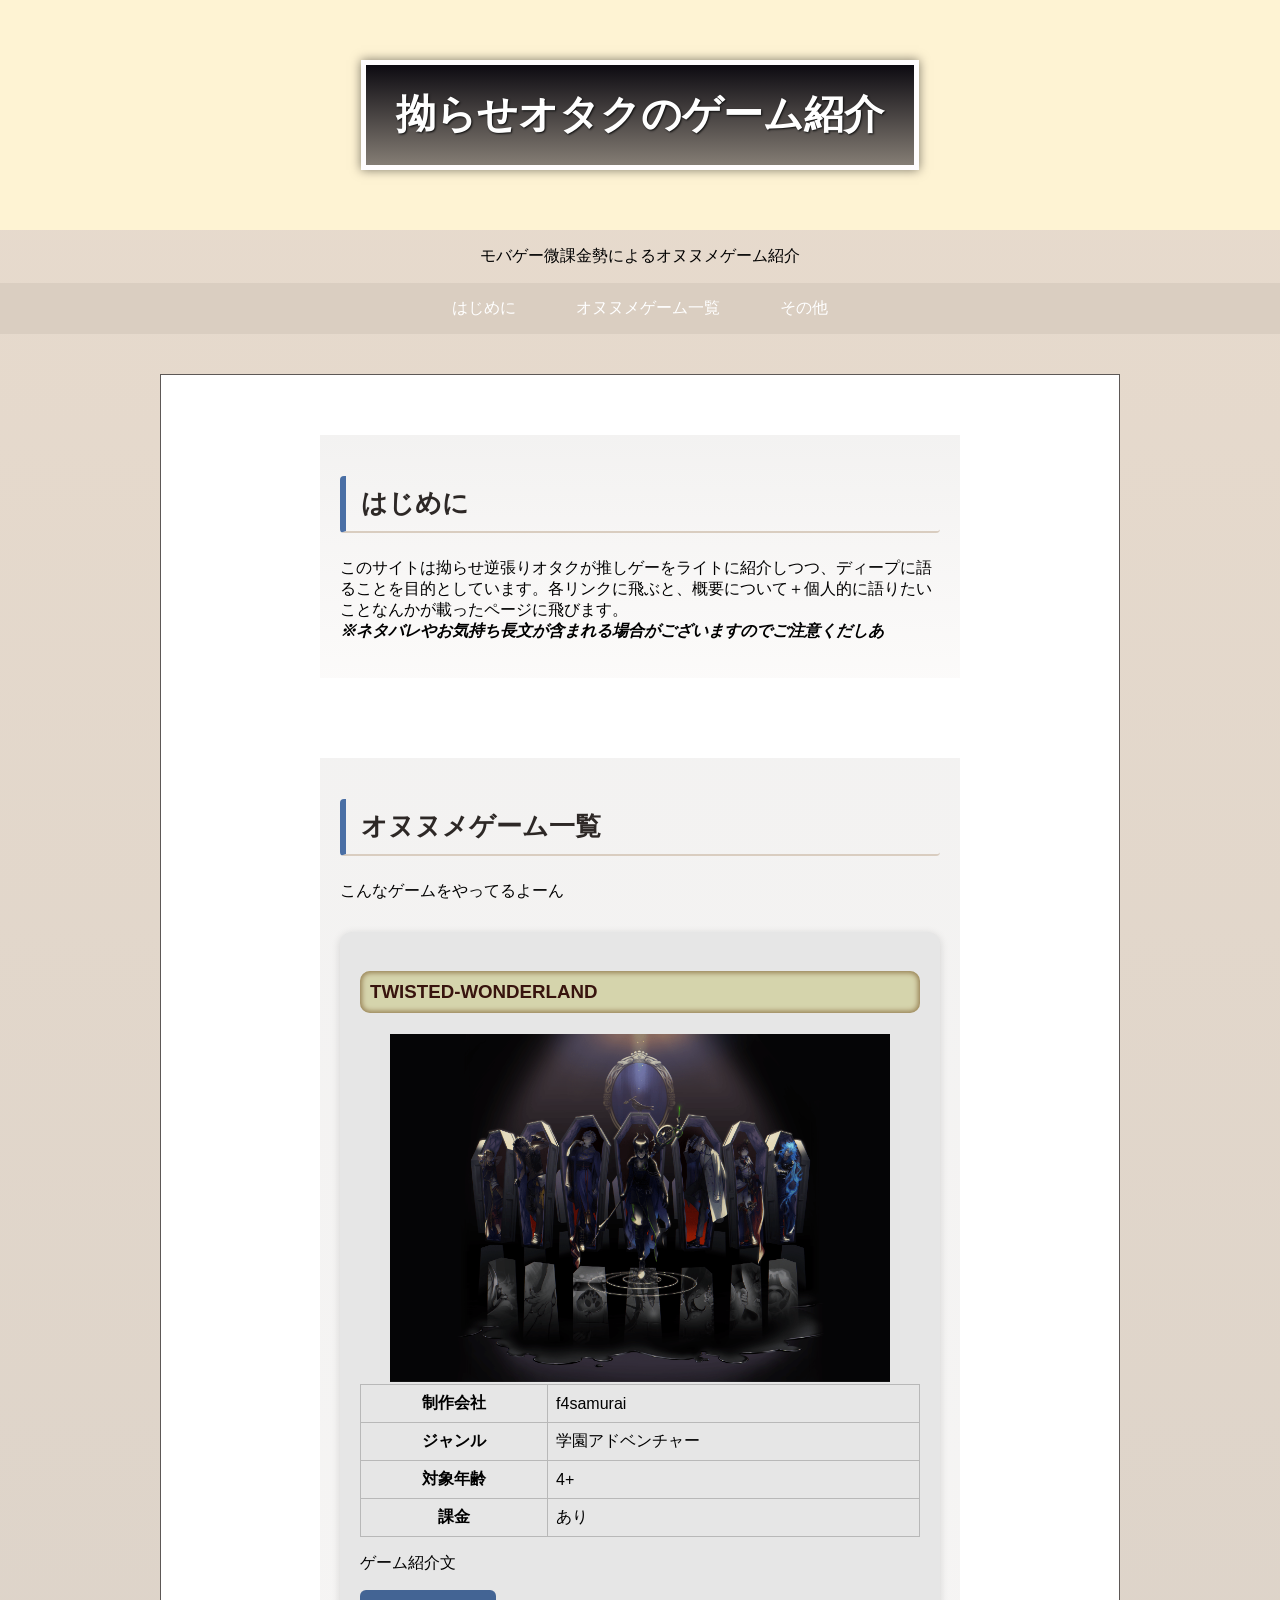
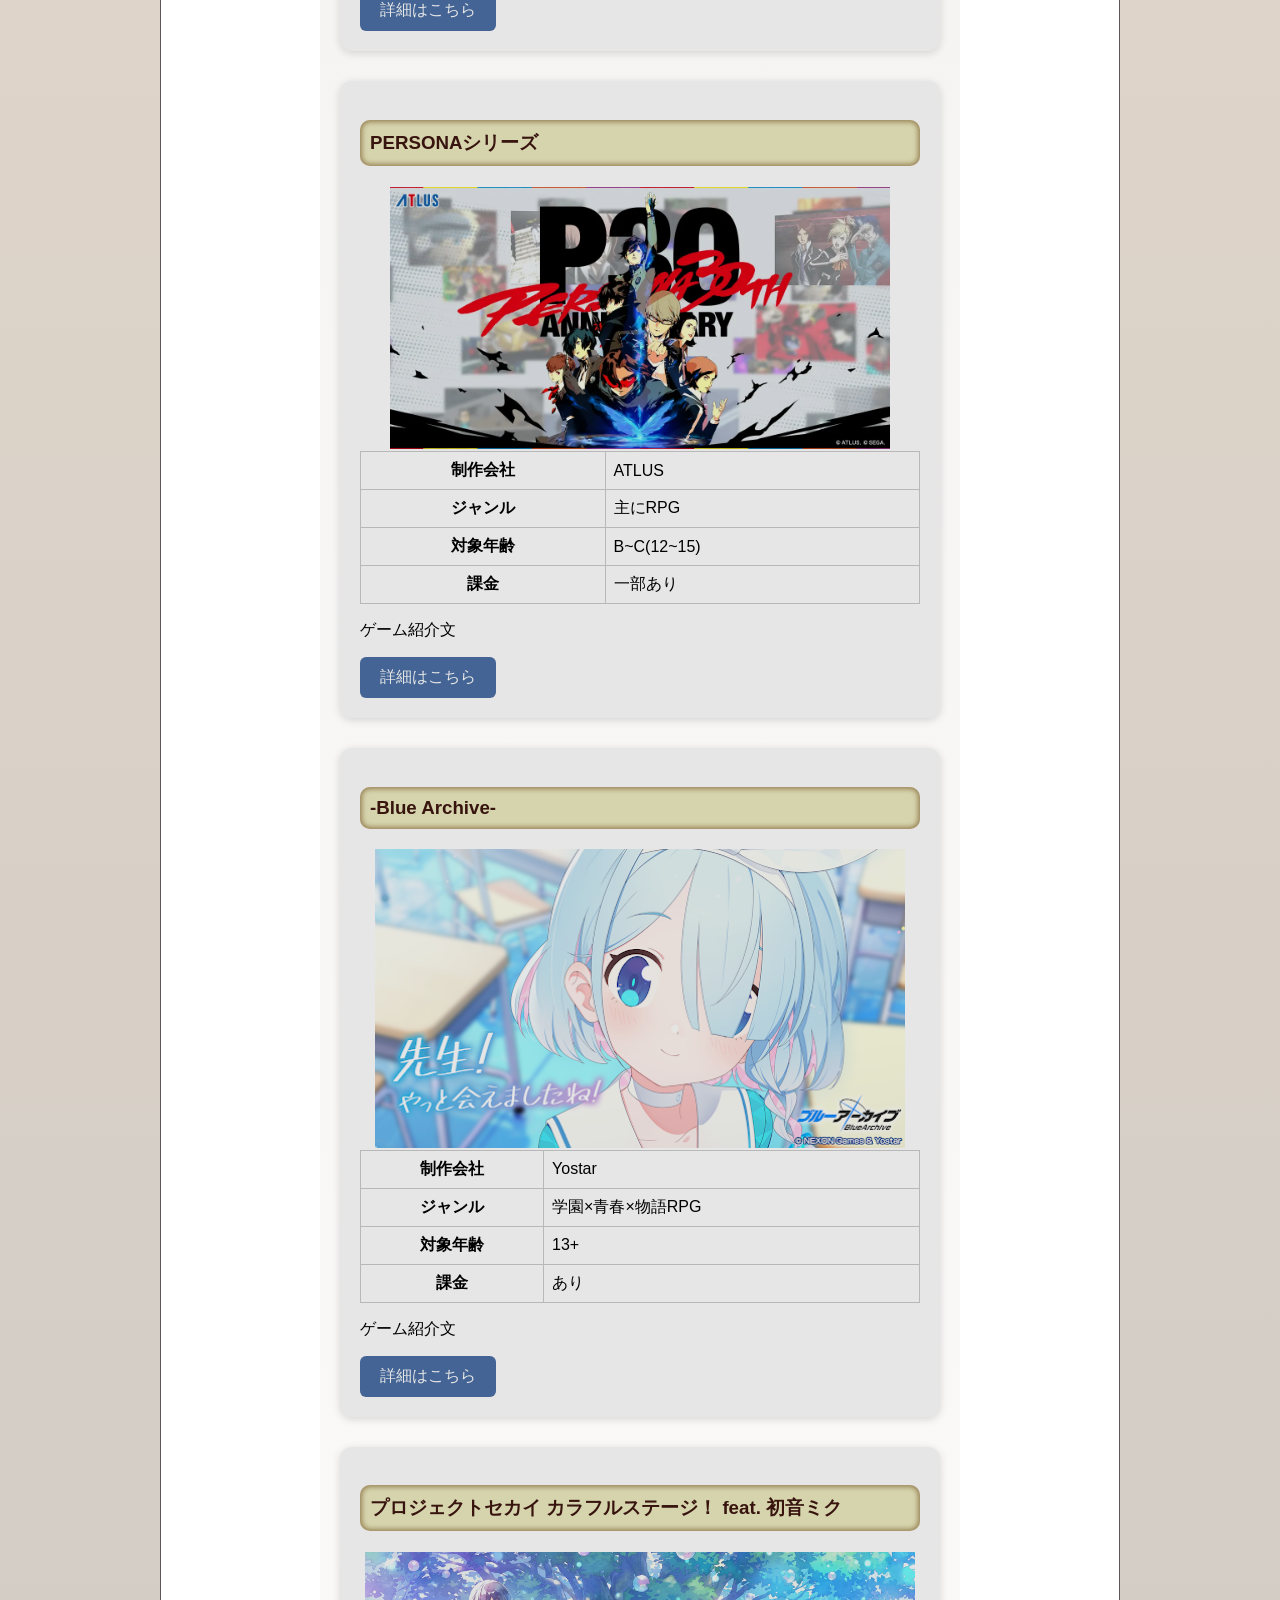
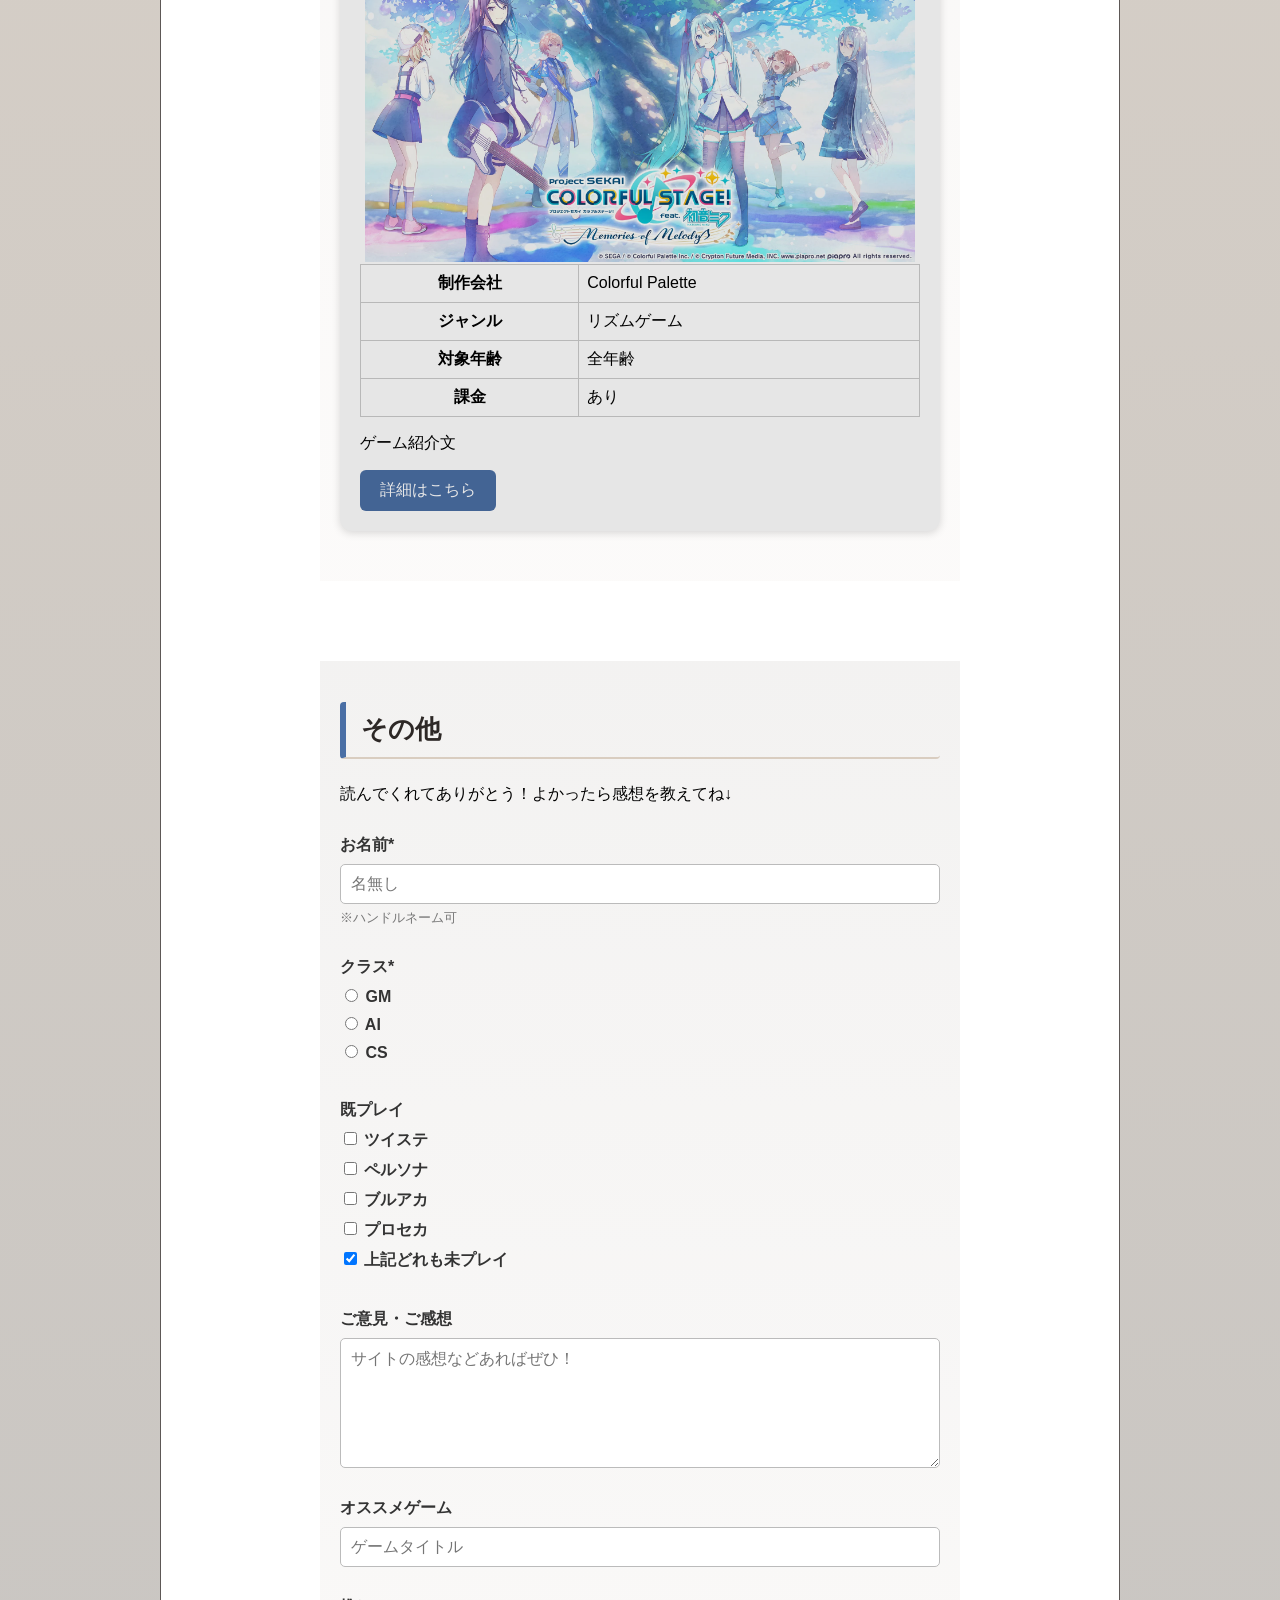
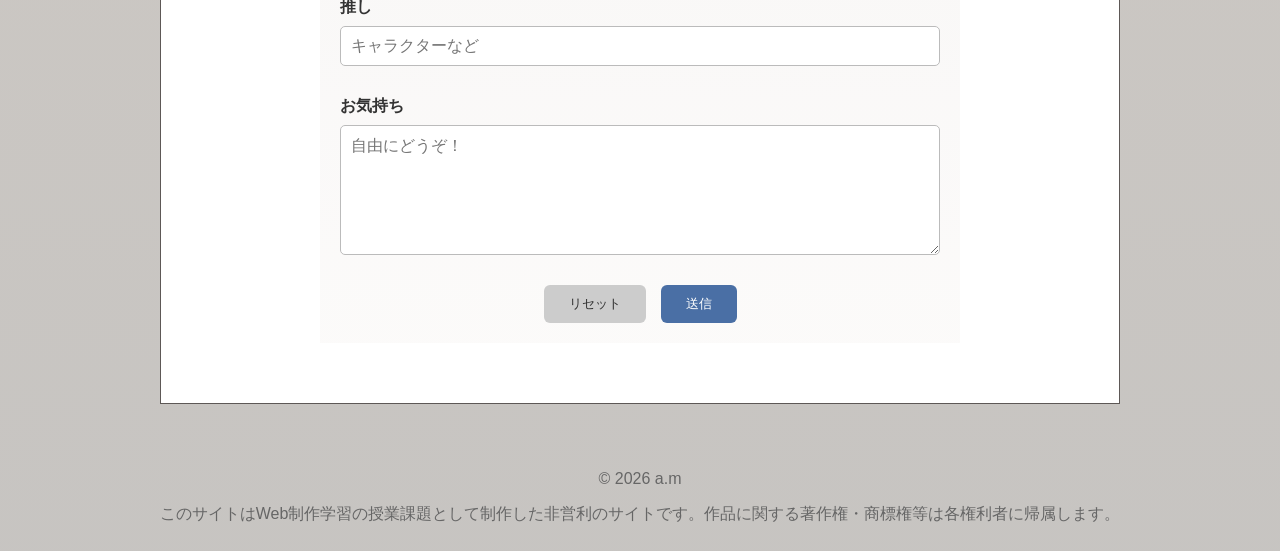
<file: index.html>
<!DOCTYPE html>
<html lang="ja">
<head>
  <meta charset="UTF-8">
  <title>My Profile</title>
  <link rel="stylesheet" href="css\style.css">
</head>
<body>

  <header>
    <h1>拗らせオタクのゲーム紹介</h1>
  </header>
   <div class="subtitle">
    <p>モバゲー微課金勢によるオヌヌメゲーム紹介</p>
  </div>
  <nav>
  <ul>
    <li><a href="#intro">はじめに</a></li>
    <li><a href="#games">オヌヌメゲーム一覧</a></li>
    <li><a href="#other">その他</a></li>
  </ul>
</nav>

<main id="contents">

  <section  id="intro" class="intro">
    <h2 class="h">はじめに</h2>
    <p>このサイトは拗らせ逆張りオタクが推しゲーをライトに紹介しつつ、ディープに語ることを目的としています。各リンクに飛ぶと、概要について＋個人的に語りたいことなんかが載ったページに飛びます。<br>
      <strong><em>※ネタバレやお気持ち長文が含まれる場合がございますのでご注意くだしあ</strong></p>
  </em></section>

  <section id="games" class="game-list">
   <h2 class="h">オヌヌメゲーム一覧</h2>
    <p>こんなゲームをやってるよーん</p>

    <div class="game-container">
 
  <article class="game-card" id="game1">
      <h3 class="h-sub">TWISTED-WONDERLAND</h3>
      <img src="img\twst-keyvisual.png" width="500" height="320"alt="TWISTED-WONDERLAND">
      <table>
        <tr>
         <th>制作会社</th>
        <td>f4samurai</td>
        </tr>
        <tr>
         <th>ジャンル</th>
         <td>学園アドベンチャー</td>
       </tr>
       <tr>
         <th>対象年齢</th>
         <td>4+</td>
       </tr>
       <tr>
         <th>課金</th>
         <td>あり</td>
       </tr>
      </table>
      <p>ゲーム紹介文</p>
      <a href="twst.html">
        詳細はこちら
      </a>

  </article>

  <article class="game-card" id="game2">
      <h3 class="h-sub">PERSONAシリーズ</h3>
      <img src="img\persona-keyvisual.webp" width="500" height="320" alt="PERSONA">
      <table>
        <tr>
         <th>制作会社</th>
        <td>ATLUS</td>
        </tr>
        <tr>
         <th>ジャンル</th>
         <td>主にRPG</td>
       </tr>
       <tr>
         <th>対象年齢</th>
         <td>B~C(12~15)</td>
       </tr>
       <tr>
         <th>課金</th>
         <td>一部あり</td>
       </tr>
      </table>
      <p>ゲーム紹介文</p>
      <a href="persona.html">
        詳細はこちら
      </a>

  </article>

  <article class="game-card" id="game3">
      <h3 class="h-sub">-Blue Archive-</h3>
      <img src="img\blue-keyvisu.webp" width="530" height="320"alt="BlueArchive">
     <table>
        <tr>
         <th>制作会社</th>
        <td>Yostar</td>
        </tr>
        <tr>
         <th>ジャンル</th>
         <td>学園×青春×物語RPG</td>
       </tr>
       <tr>
         <th>対象年齢</th>
         <td>13+</td>
       </tr>
       <tr>
         <th>課金</th>
         <td>あり</td>
       </tr>
      </table>
      <p>ゲーム紹介文</p>
      <a href="syazai.html">
        詳細はこちら
      </a>

  </article>

  <article class="game-card" id="game4">
      <h3 class="h-sub">プロジェクトセカイ カラフルステージ！ feat. 初音ミク</h3>
      <img src="img\projectSEKAI-keyvisu.webp"width="550" height="320" alt="ゲーム4">
     <table>
        <tr>
         <th>制作会社</th>
        <td>Colorful Palette</td>
        </tr>
        <tr>
         <th>ジャンル</th>
         <td>リズムゲーム</td>
       </tr>
       <tr>
         <th>対象年齢</th>
         <td>全年齢</td>
       </tr>
       <tr>
         <th>課金</th>
         <td>あり</td>
       </tr>
      </table>
      <p>ゲーム紹介文</p>
      <a href="syazai.html">
        詳細はこちら
      </a>
  </article>

    </div>

  </section>



<section id="other" class="other">
    <h2 class="h">その他</h2>
    <p>読んでくれてありがとう！よかったら感想を教えてね↓</p>

    <form id="comment-form">

        <div class="form-group">
            <label for="name">お名前*</label>
            <input type="text" id="name" name="name" required placeholder="名無し">
            <small>※ハンドルネーム可</small>
        </div>

        <div class="form-group">
            <label>クラス*</label>

            <label>
                <input type="radio" name="class" value="GM" required>
                GM
            </label>

            <label>
                <input type="radio" name="class" value="AI">
                AI
            </label>

            <label>
                <input type="radio" name="class" value="CS">
                CS
            </label>
        </div>

        <div class="form-group">
            <label>既プレイ</label>

            <label>
                <input type="checkbox" class="game-check" id="game1"
                       name="playedGames" value="TWISTED-WONDERLAND">
                ツイステ
            </label>

            <label>
                <input type="checkbox" class="game-check" id="game2"
                       name="playedGames" value="PERSONAシリーズ">
                ペルソナ
            </label>

            <label>
                <input type="checkbox" class="game-check" id="game3"
                       name="playedGames" value="BlueArchive">
                ブルアカ
            </label>

            <label>
                <input type="checkbox" class="game-check" id="game4"
                       name="playedGames" value="プロジェクトセカイ">
                プロセカ
            </label>

            <label>
                <input type="checkbox" id="none"
                       name="playedGames" value="未プレイ" checked>
                上記どれも未プレイ
            </label>
        </div>

        <div class="form-group">
            <label for="message">ご意見・ご感想</label>
            <textarea id="message" name="message" rows="6"
                      placeholder="サイトの感想などあればぜひ！"></textarea>
        </div>

        <div class="form-group">
            <label for="osigame">オススメゲーム</label>
            <input type="text" id="osigame"
                   name="recommended_game"
                   placeholder="ゲームタイトル">
        </div>

        <div class="form-group">
            <label for="osi1">推し</label>
            <input type="text" id="osi1"
                   name="favorite_character"
                   placeholder="キャラクターなど">
        </div>

        <div class="form-group">
            <label for="okimochi">お気持ち</label>
            <textarea id="okimochi" name="feelings" rows="6"
                      placeholder="自由にどうぞ！"></textarea>
        </div>

        <div class="form-buttons">
            <input type="reset" value="リセット">
            <button type="submit">送信</button>
        </div>

    </form>

    <!-- 送信後に表示するメッセージ -->
    <p id="thanks-message">
        Thank you for your response!
    </p>

</section>

</main>

  <footer>
    <p>© 2026 a.m</p>
    <p>このサイトはWeb制作学習の授業課題として制作した非営利のサイトです。作品に関する著作権・商標権等は各権利者に帰属します。</p>
  </footer>
<script src="js\script.js"></script>
</body>
</html>
</file>
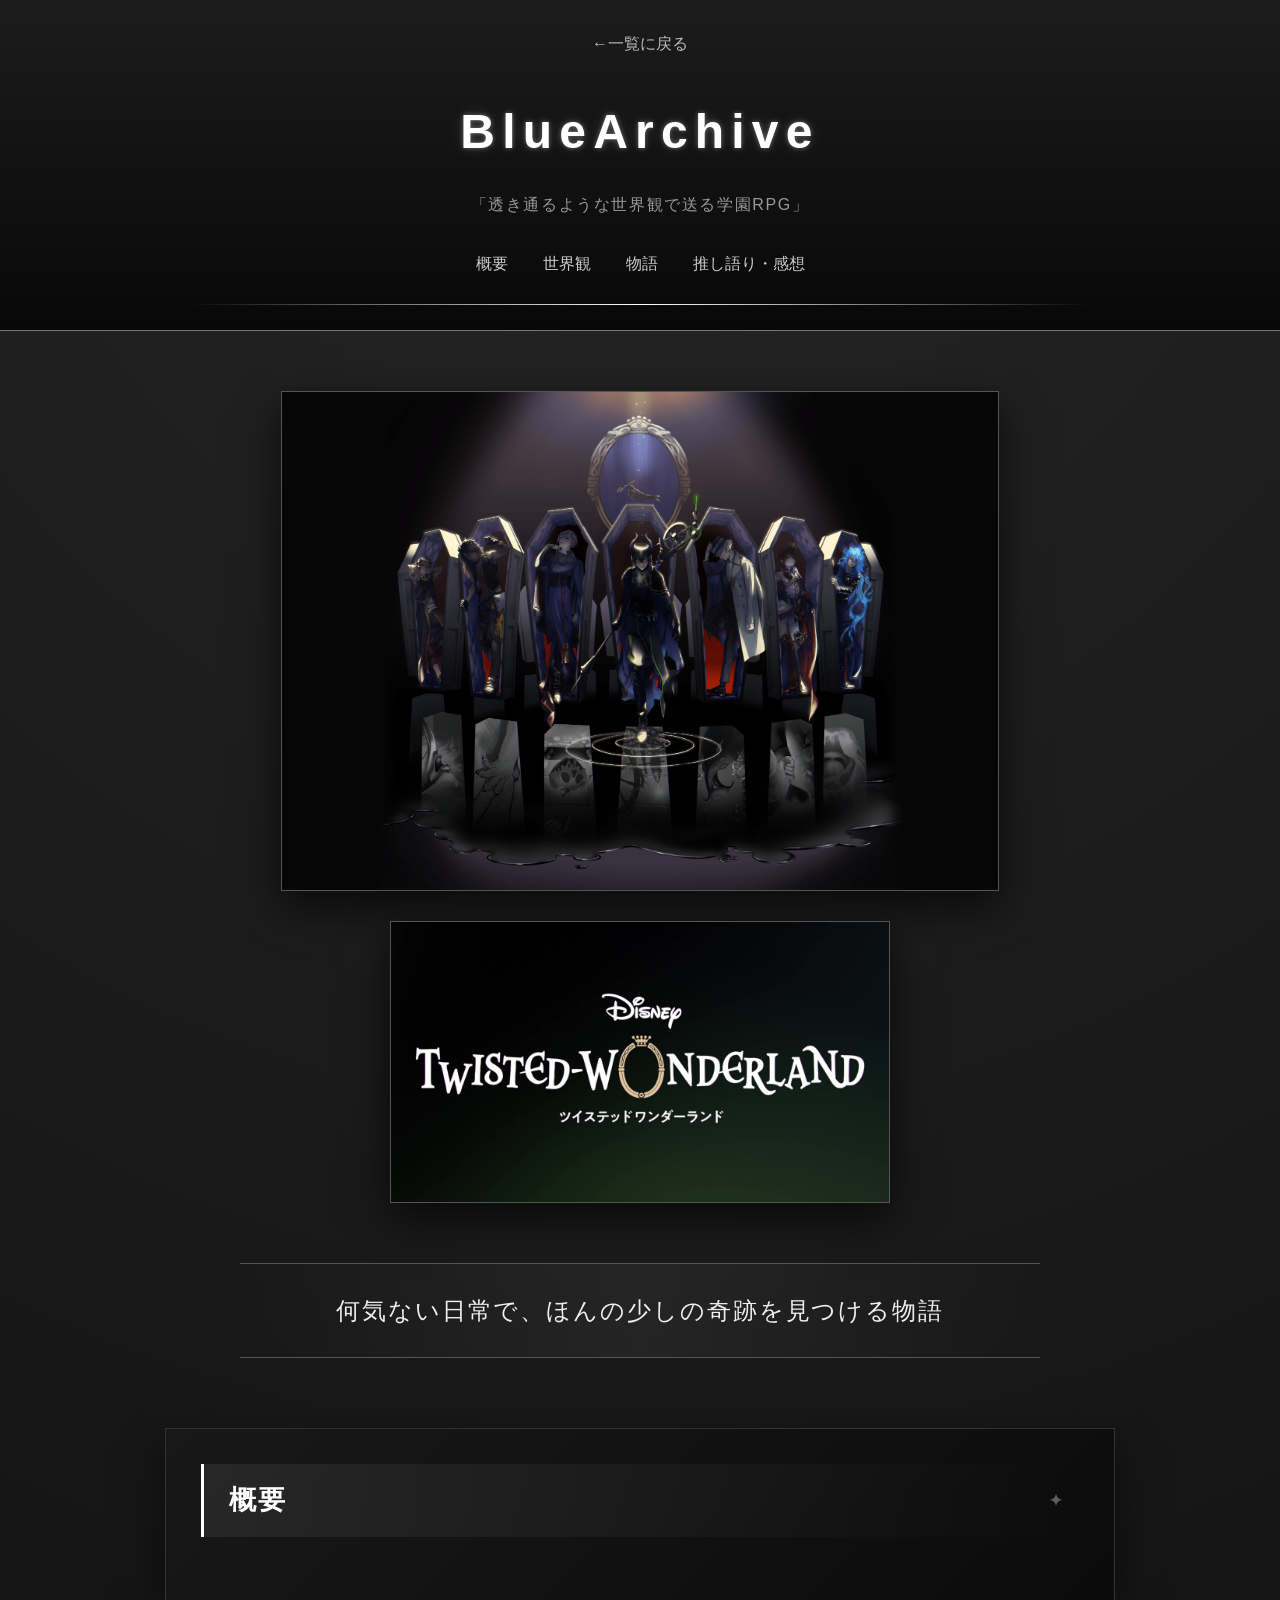
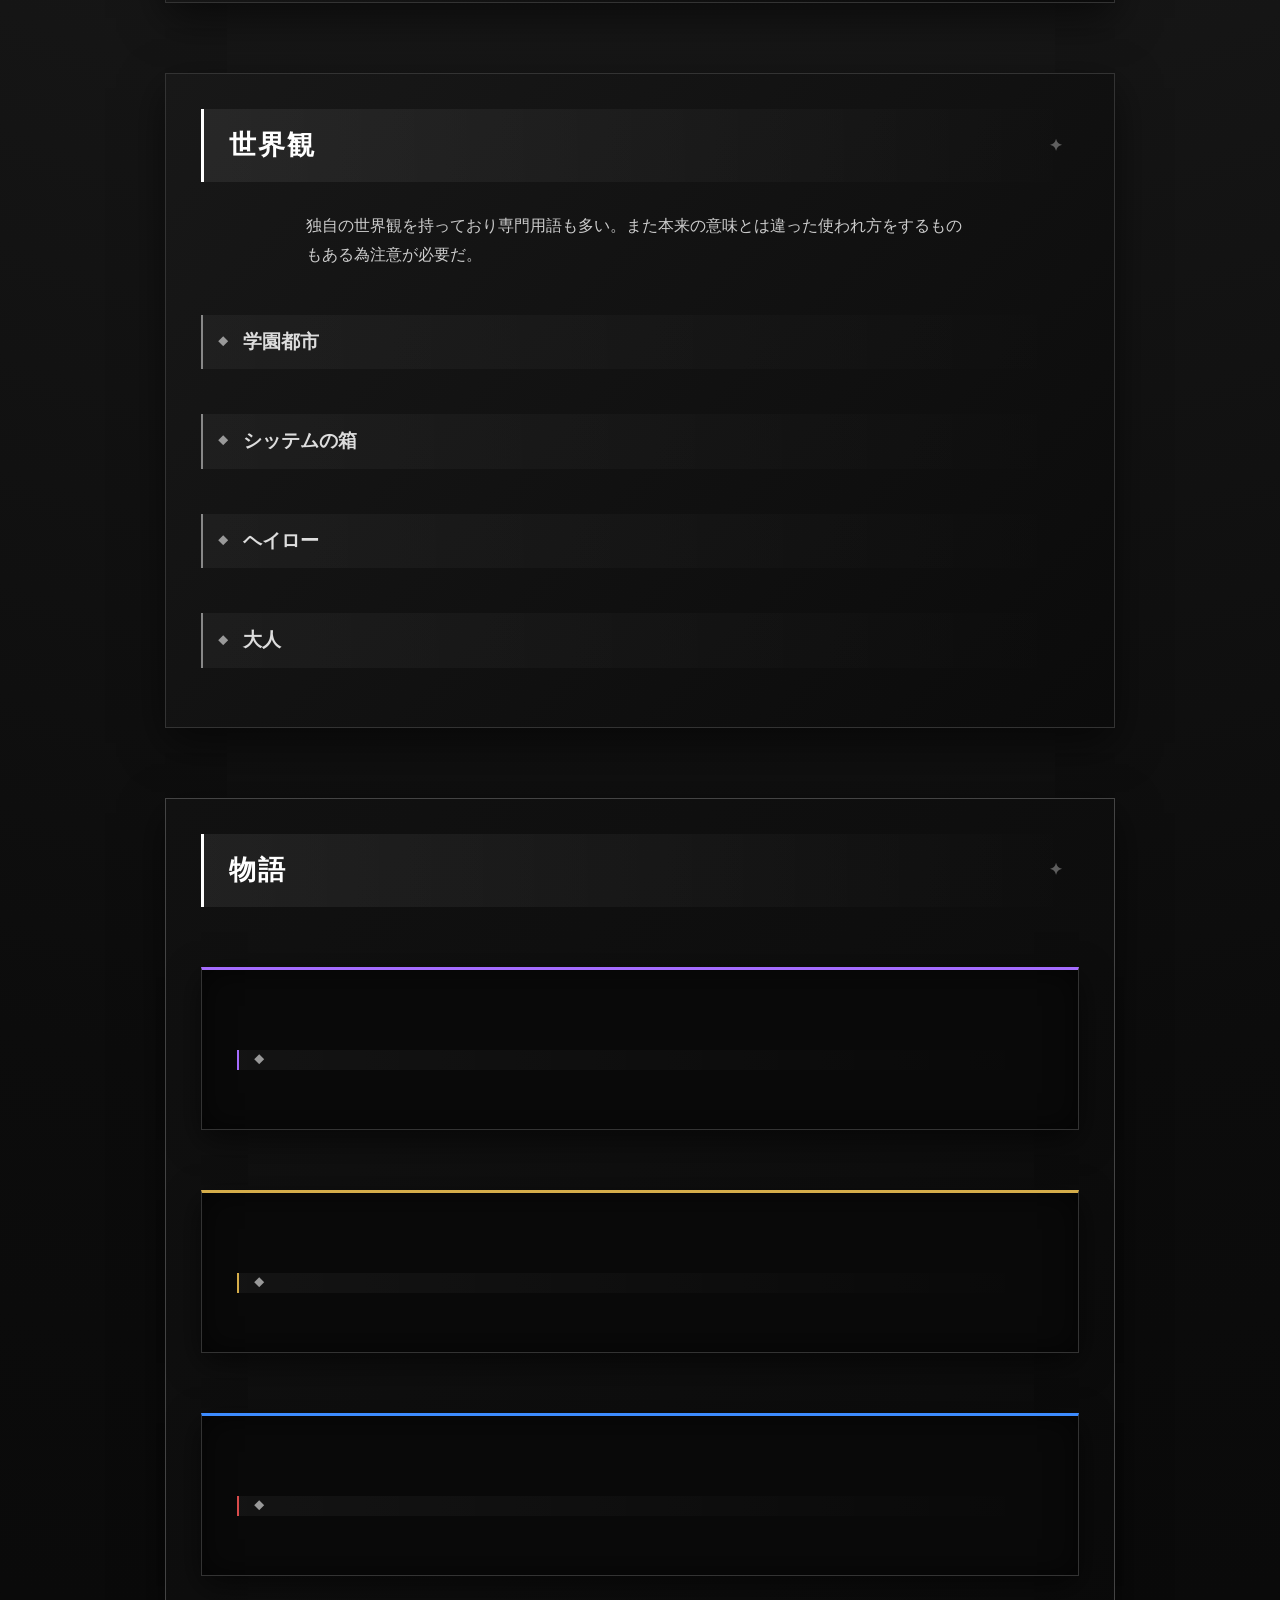
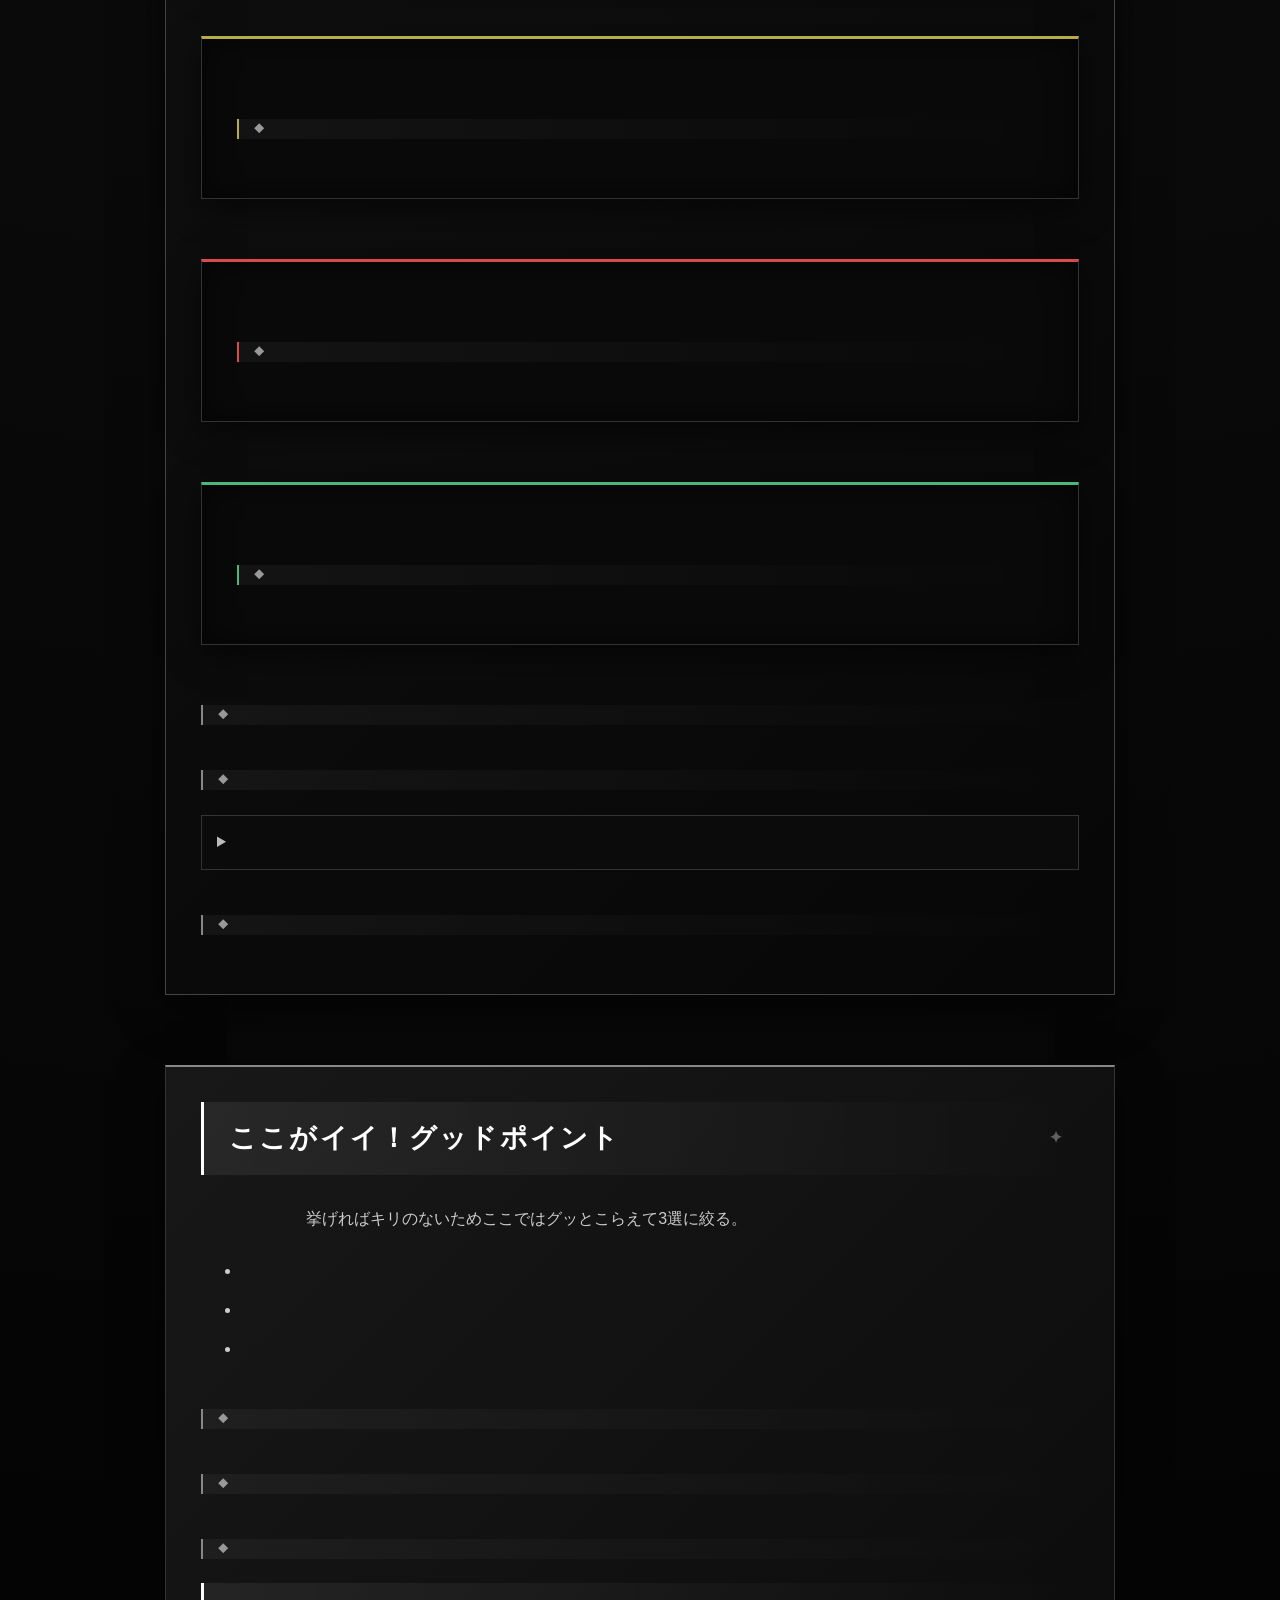
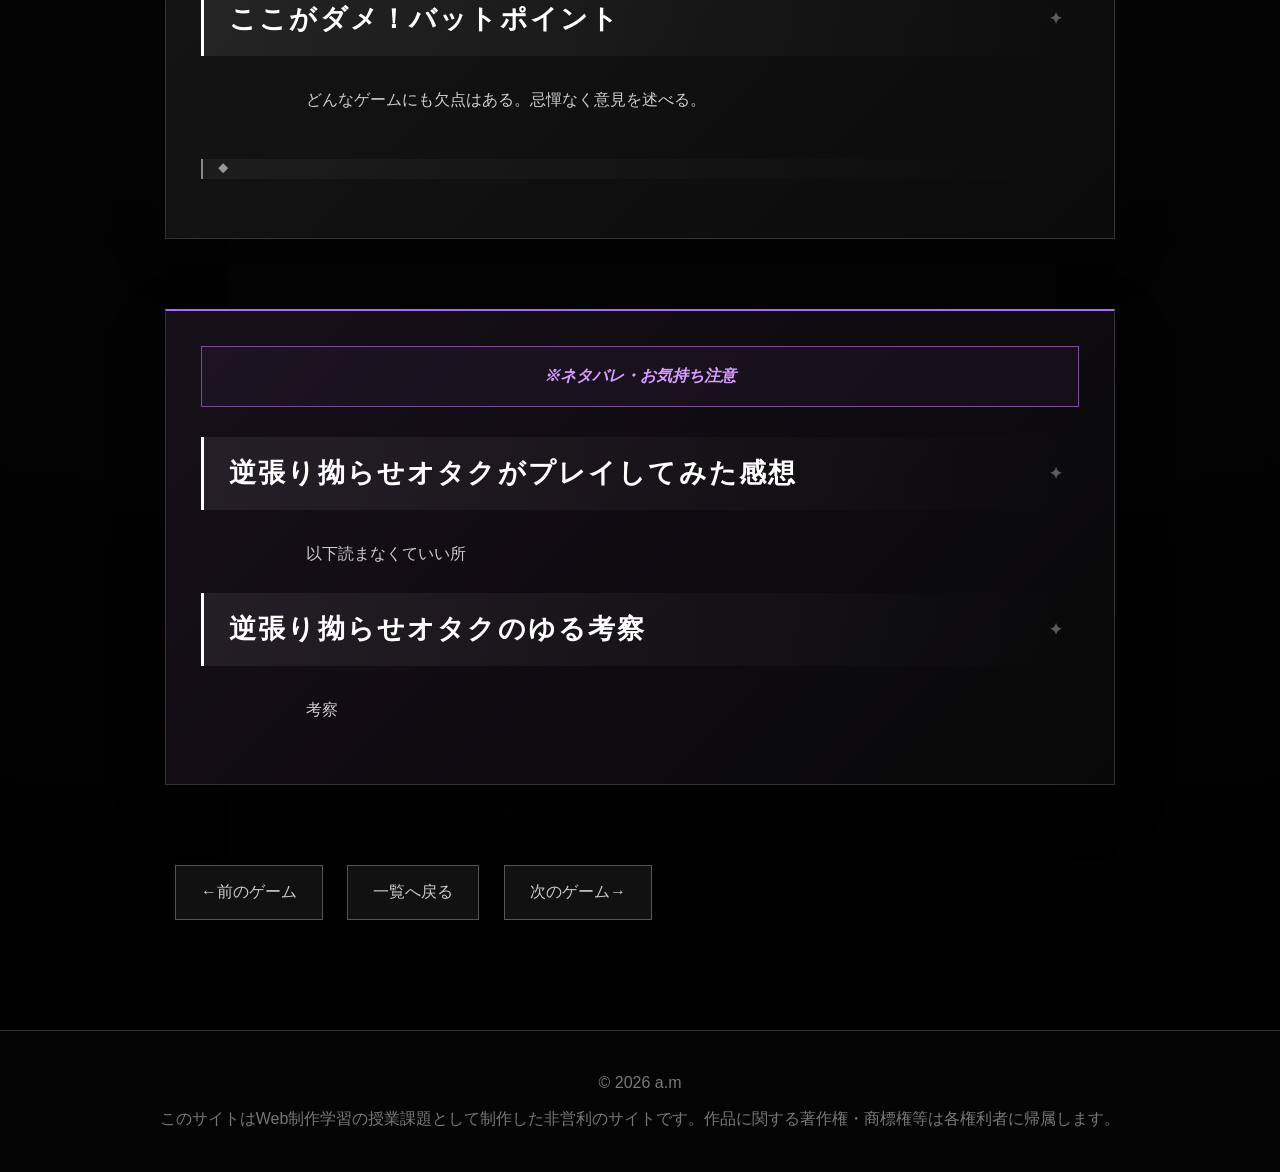
<file: blac.html>
<!DOCTYPE html>
<html lang="ja">
<head>
  <meta charset="UTF-8">
  <title>My Profile</title>
  <link rel="stylesheet" href="css\persona.css">
</head>
<body>

  <header>
    <a href="index.html">
        ←一覧に戻る
    </a>

    <h1>BlueArchive</h1>

    <p>「透き通るような世界観で送る学園RPG」</p>

  <nav>
  <ul>
    <li><a href="#overview">概要</a></li>
    <li><a href="#setting">世界観</a></li>
    <li><a href="#story">物語</a></li>
    <li><a href="#pointo">推し語り・感想</a></li>
  </ul>
</nav>
  </header>
   

<main>
<img src="img\twst-keyvisual.png" alt="TWISTED-WONDERLAND keyvisual">
<img src="img\twst-title.jpg" alt="TWISTED-WONDERLAND">
<h2>何気ない日常で、ほんの少しの奇跡を見つける物語</h2>

<section id="overview">
  <h3>概要</h3>
<p>
</p>

<p></p>

<p></p>

</section>

<section id="setting">
   <h3>世界観</h3>
<p>独自の世界観を持っており専門用語も多い。また本来の意味とは違った使われ方をするものもある為注意が必要だ。</p>
<h4>学園都市</h4>
<p>
</p>
<h4>シッテムの箱</h4>
<p>
</p>

<h4>ヘイロー</h4>
<p>
</p>
<h4>大人</h4>
<p>
</p>


</section>


<section id="story">
   <h3>物語</h3>
<p>
</p>

<section id="EPISODE1">
<h4></h4>
<p></p>
<p></p>
</section>

<section id="EPISODE2">
<h4></h4>
<p></p>
<p></p>
</section>

<section id="EPISODE3">
<h4></h4>
<p></p>
<p></p>
</section>

<section id="EPISODE4">
<h4></h4>
<p></p>
<p></p>
</section>

<section id="EPISODE5">
<h4></h4>
<p></p>
<p></p>
</section>

<section id="EPISODE6">
<h4></h4>
<p></p>
<p></p>
</section>

<section id="EPISODE7">
<h4></h4>
<p></p>
<p></p>
</section>
<section id="EPISODE7.5">
  <h4></h4>
  <p></p>



<details>
    <summary>
         
    </summary>
<p></p>
</details>

</section>

<section id="EPISODE8">
<h4></h4>
<p></p>
</section>

</section>

<section id="pointo">
<h3>ここがイイ！グッドポイント</h3>

<p>挙げればキリのないためここではグッとこらえて3選に絞る。</p>
  <ul>
    <li></li>
    <li></li>
    <li></li>
  </ul>

<h4></h4>
 <p><p>

        <h4></h4>
 <p></p>

<h4></h4>
 <p></p>
      <h3>ここがダメ！バットポイント</h3>
<p>どんなゲームにも欠点はある。忌憚なく意見を述べる。</p>
<h4></h4>
<p></p>
</section>

<section id="opinion">
<em><strong>※ネタバレ・お気持ち注意</strong></em>
<h3>逆張り拗らせオタクがプレイしてみた感想</h3>
<p>以下読まなくていい所<br>
</p>
<h3>逆張り拗らせオタクのゆる考察</h3>
<p>考察</p>
</section>


 <a href="persona.html">
    ←前のゲーム
 </a>

 <a href="index.html">
    一覧へ戻る
 </a>

 <a href="prsk.html">
    次のゲーム→
 </a>


</main>

  <footer>
    <p>© 2026 a.m</p>
    <p>このサイトはWeb制作学習の授業課題として制作した非営利のサイトです。作品に関する著作権・商標権等は各権利者に帰属します。</p>
  </footer>
<script src="js\script.js"></script>
</body>
</html>
</file>
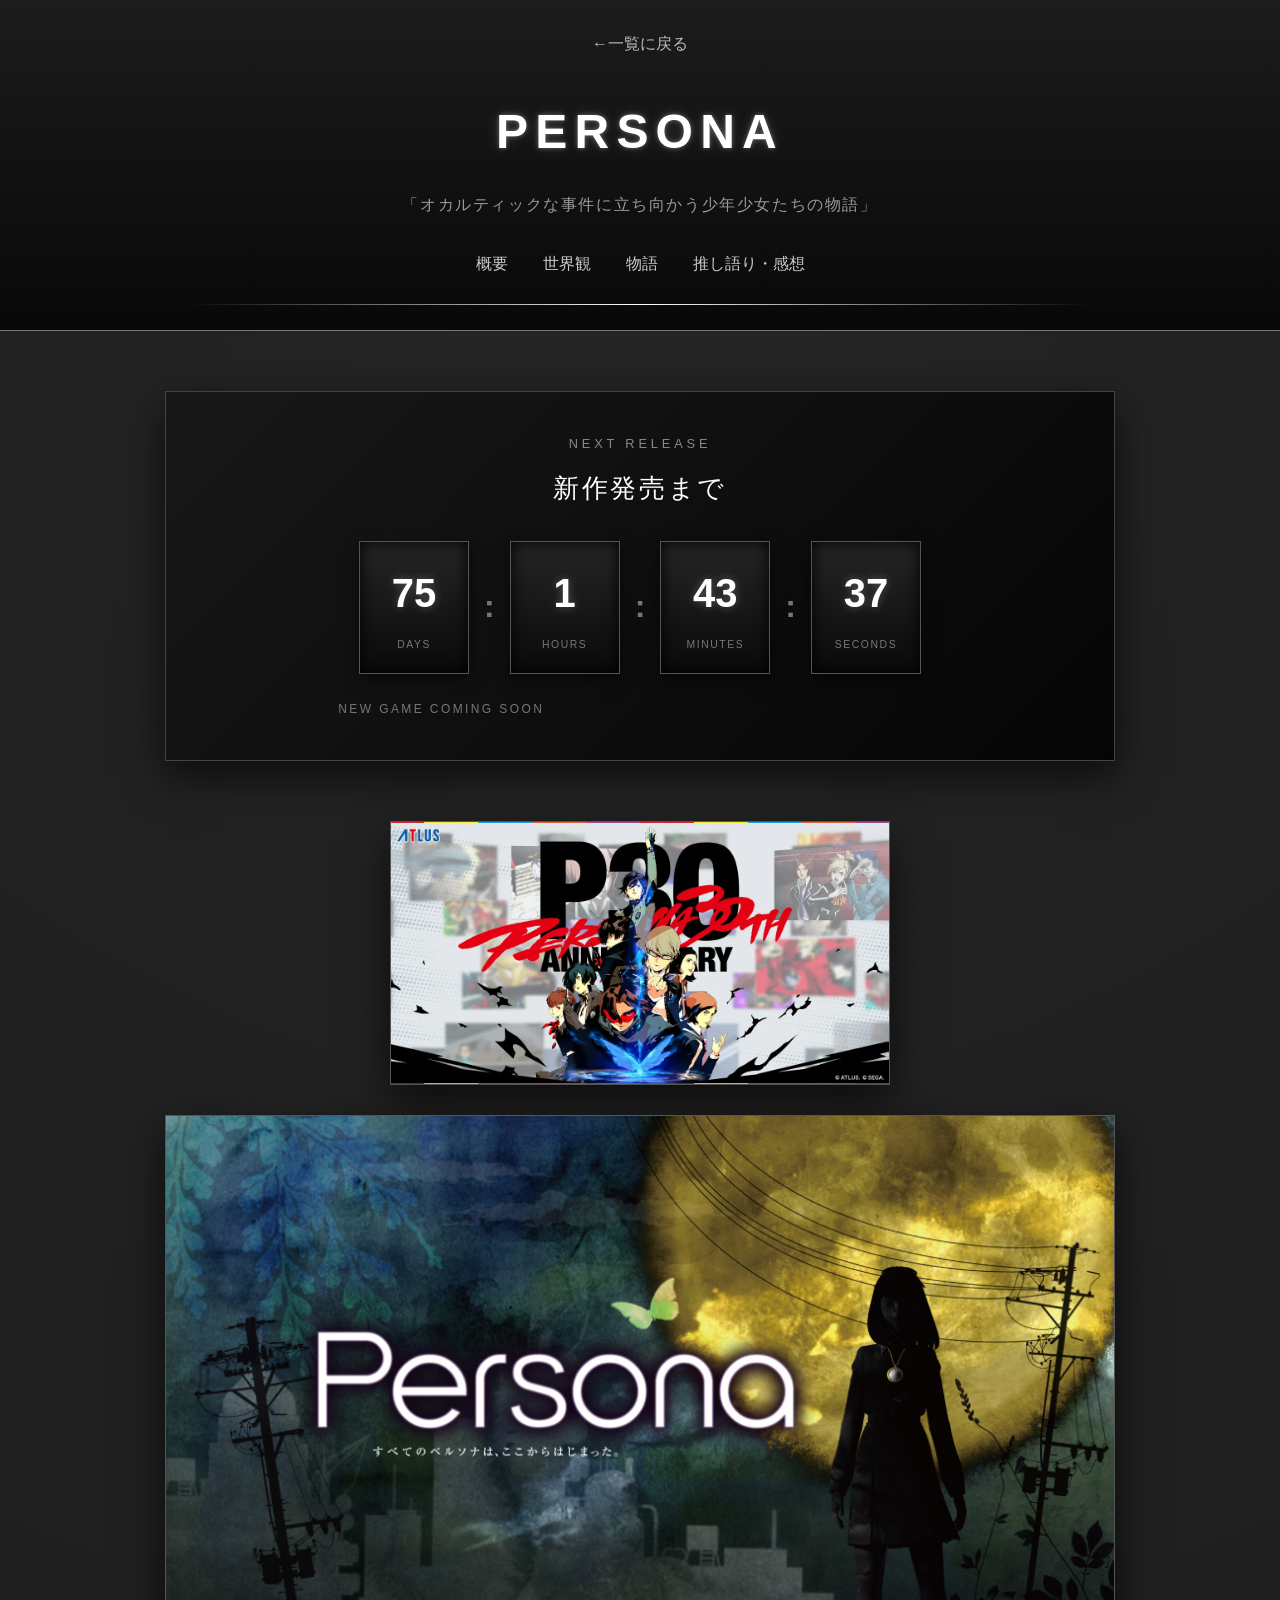
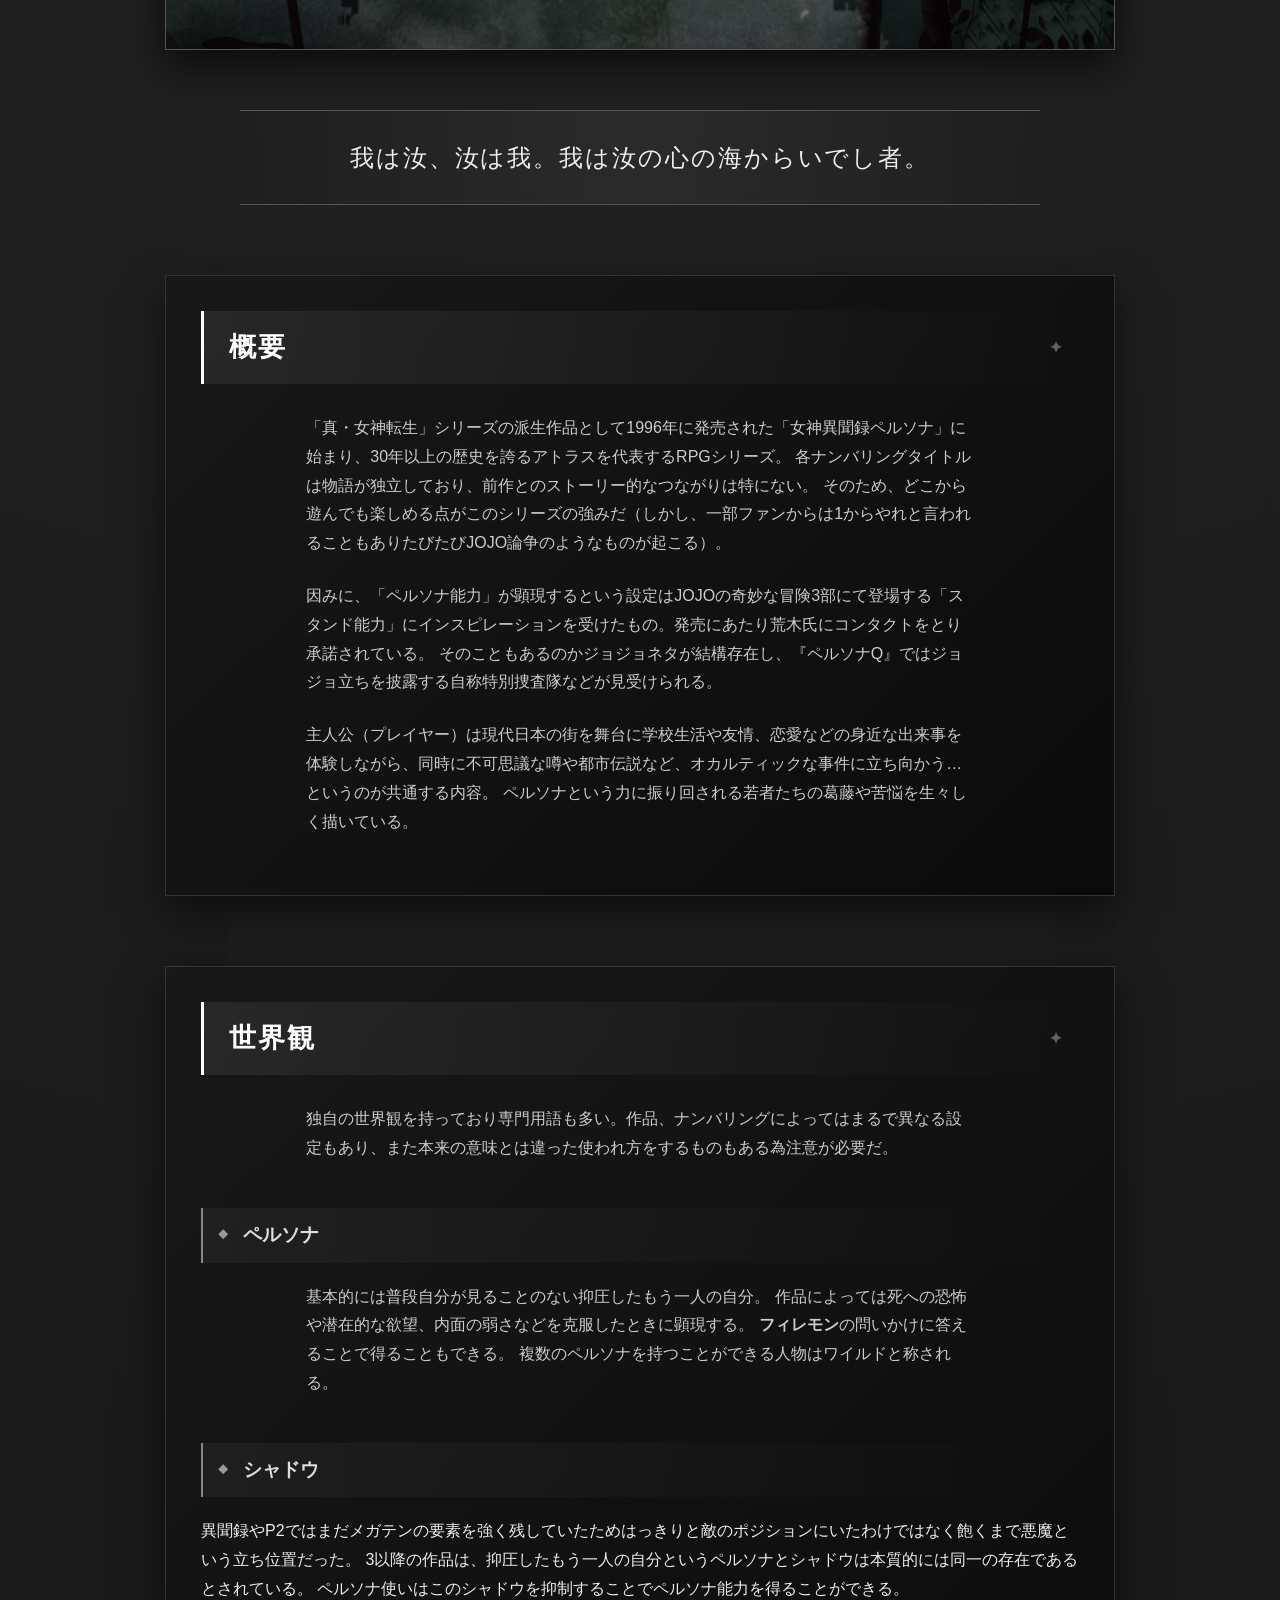
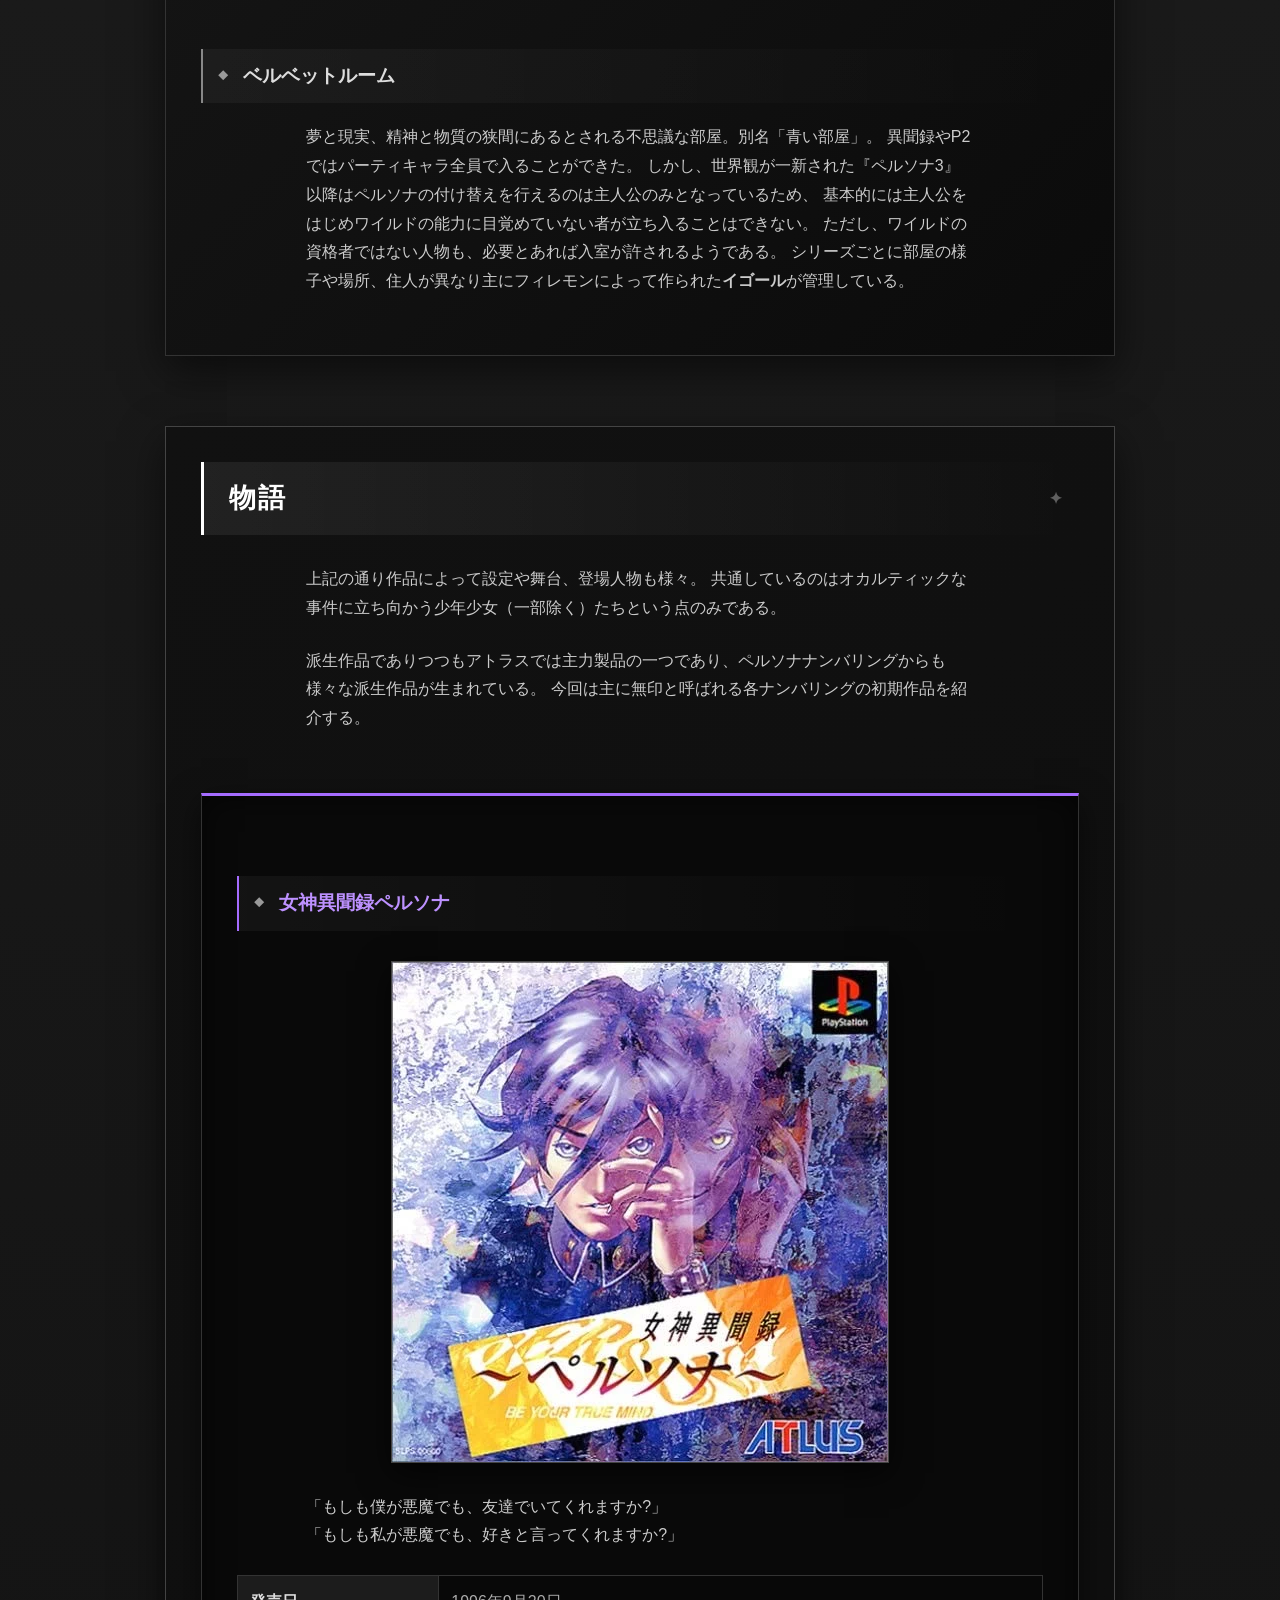
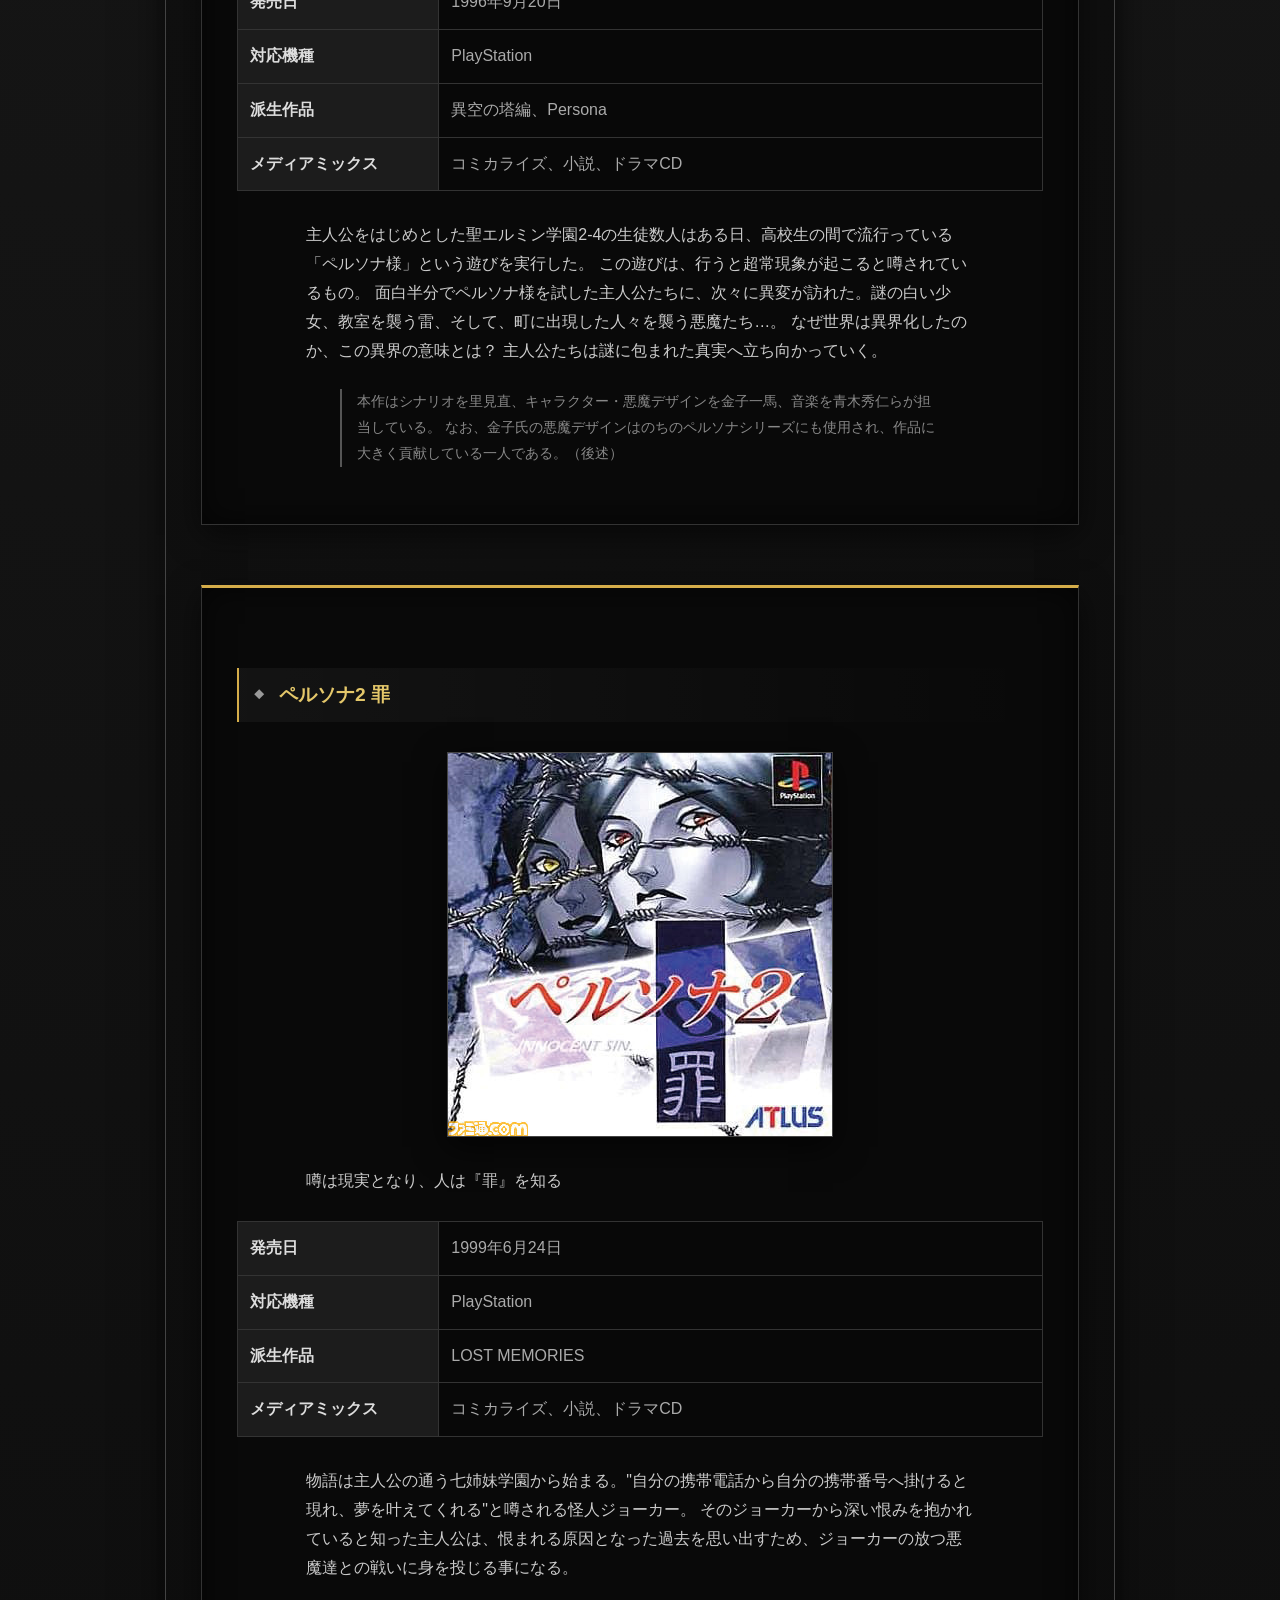
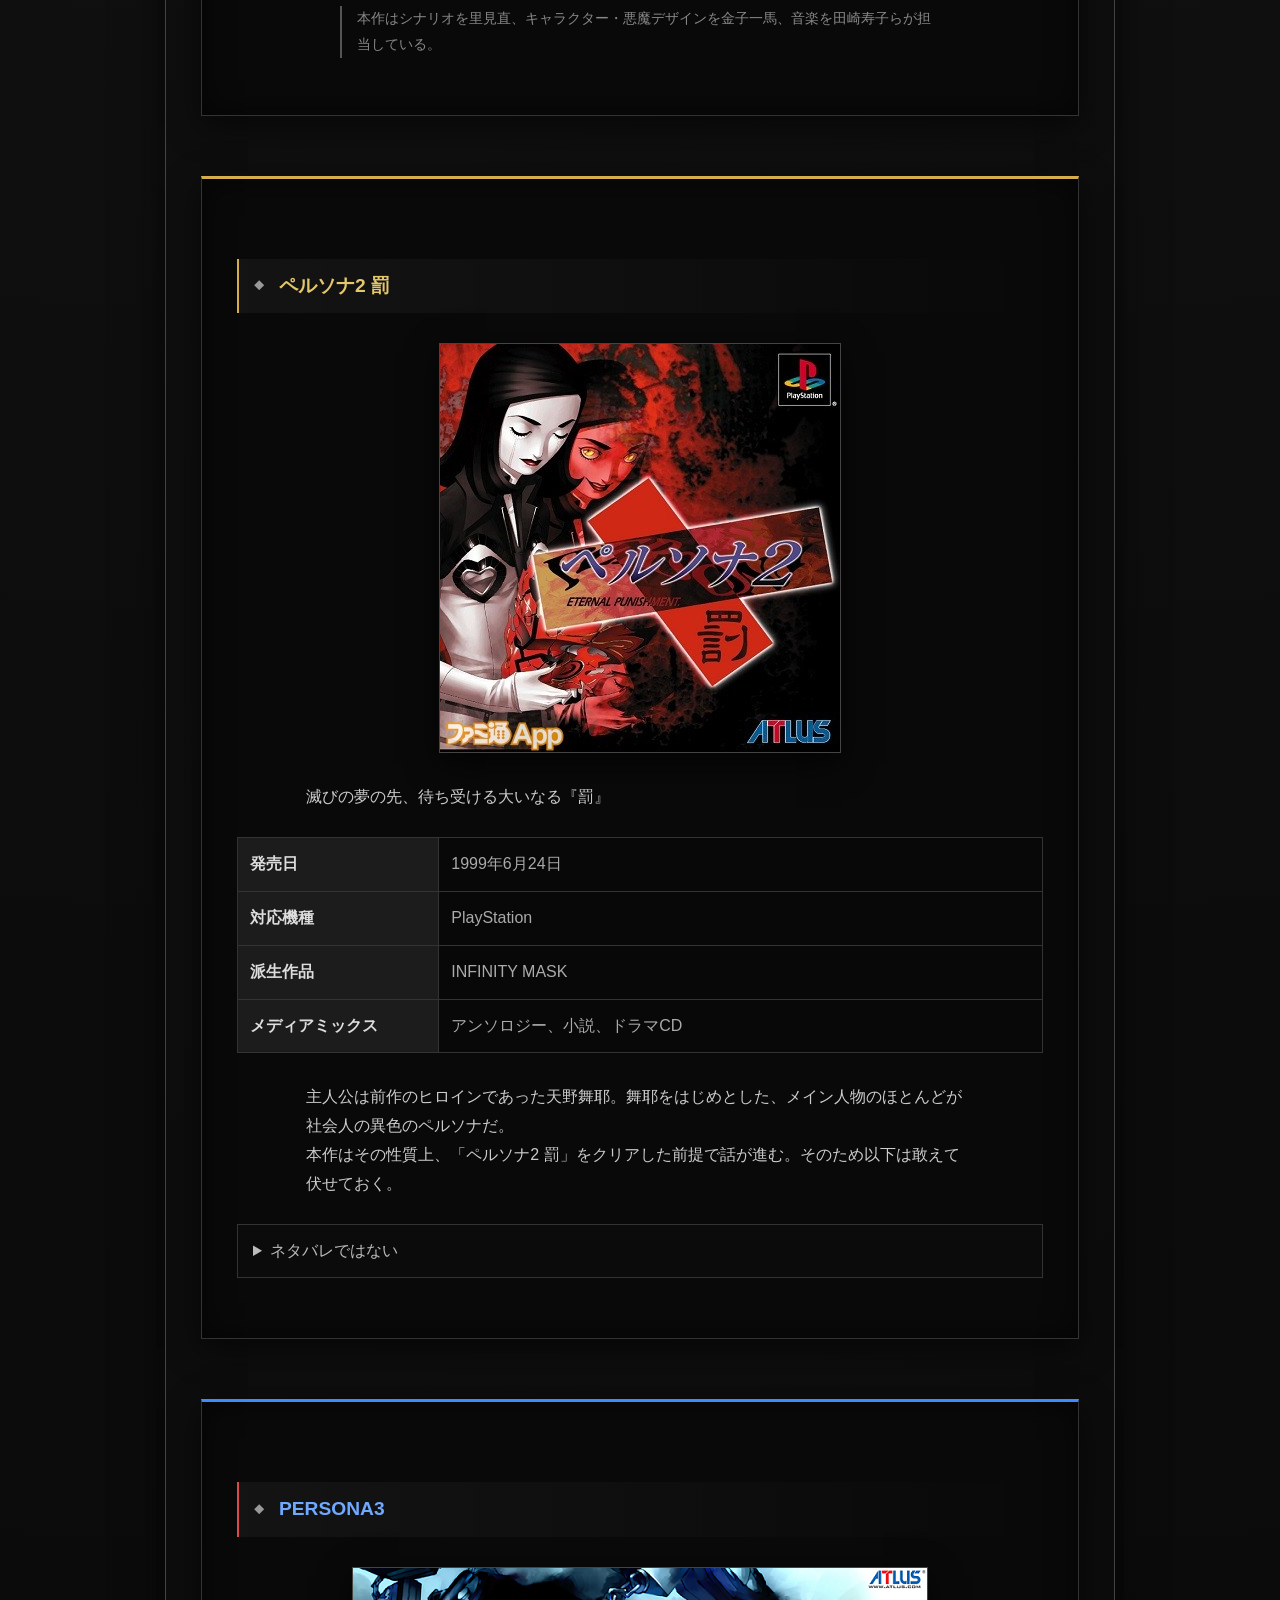
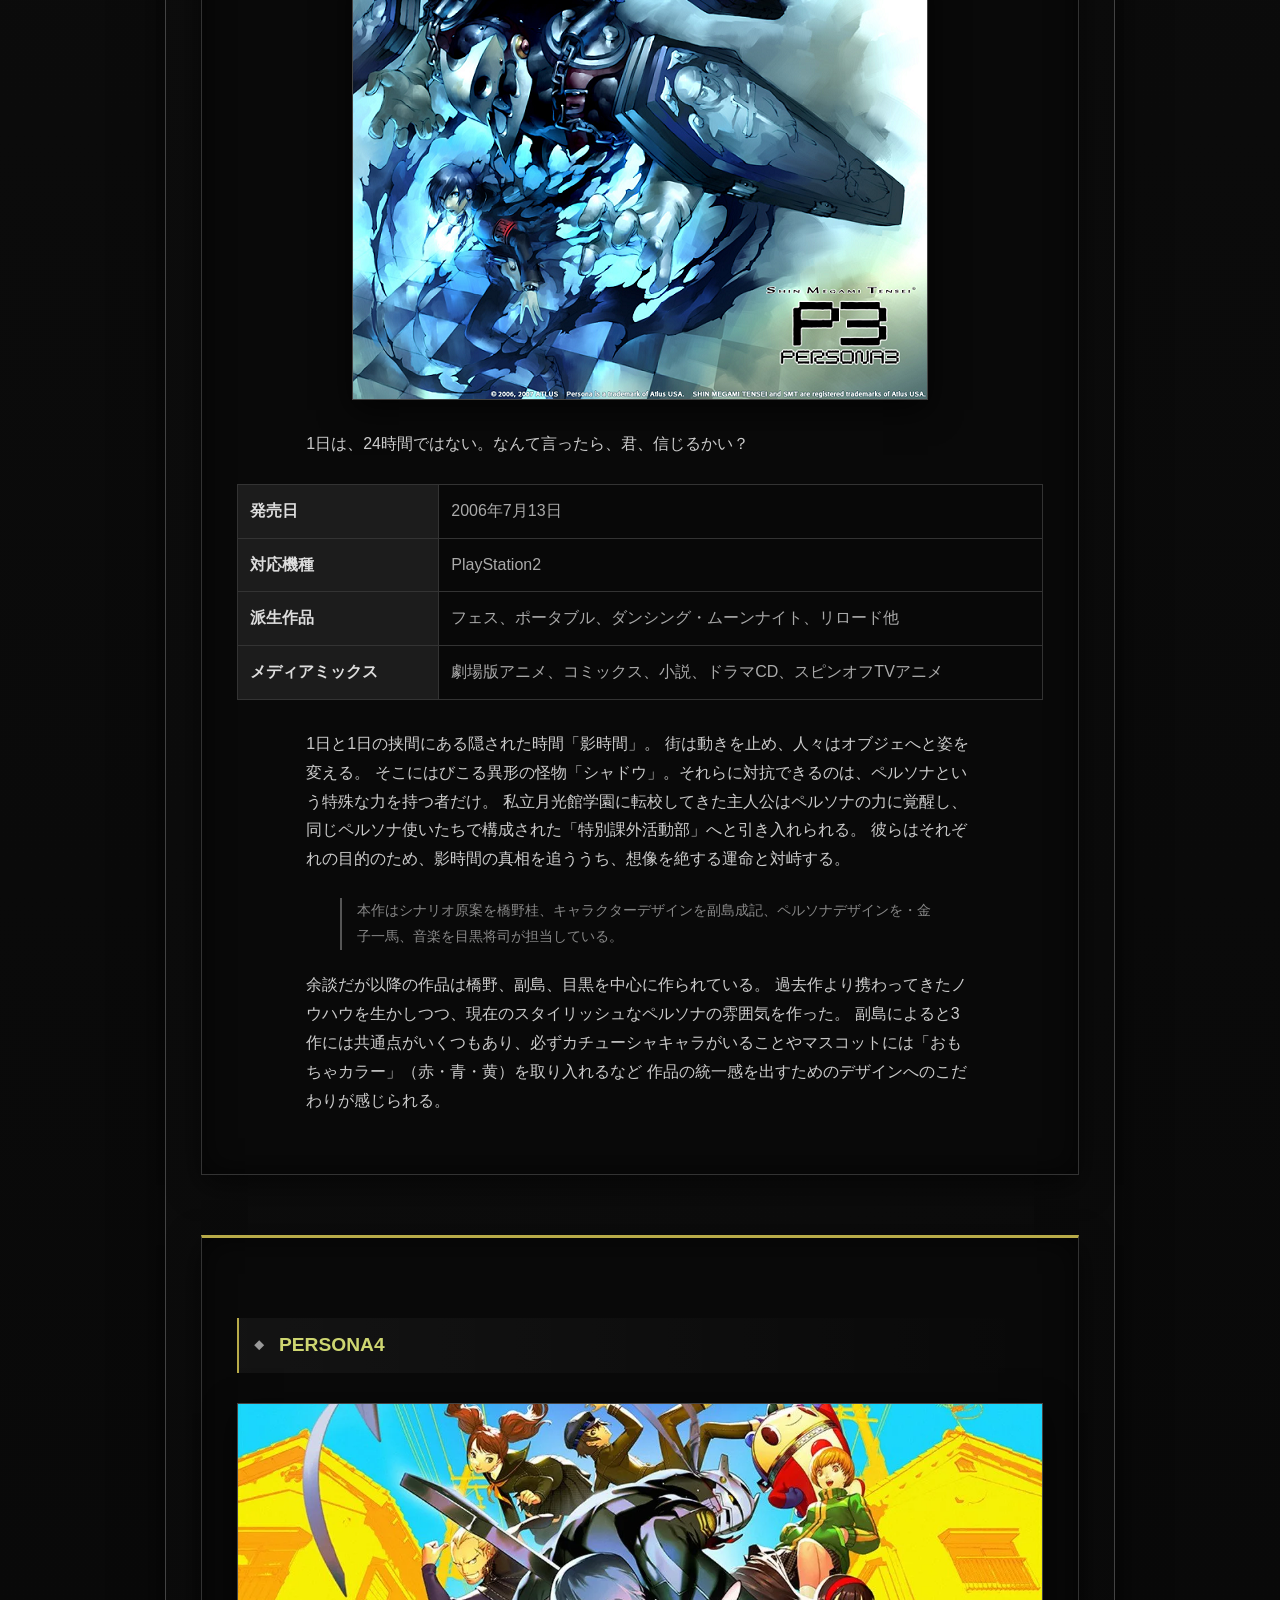
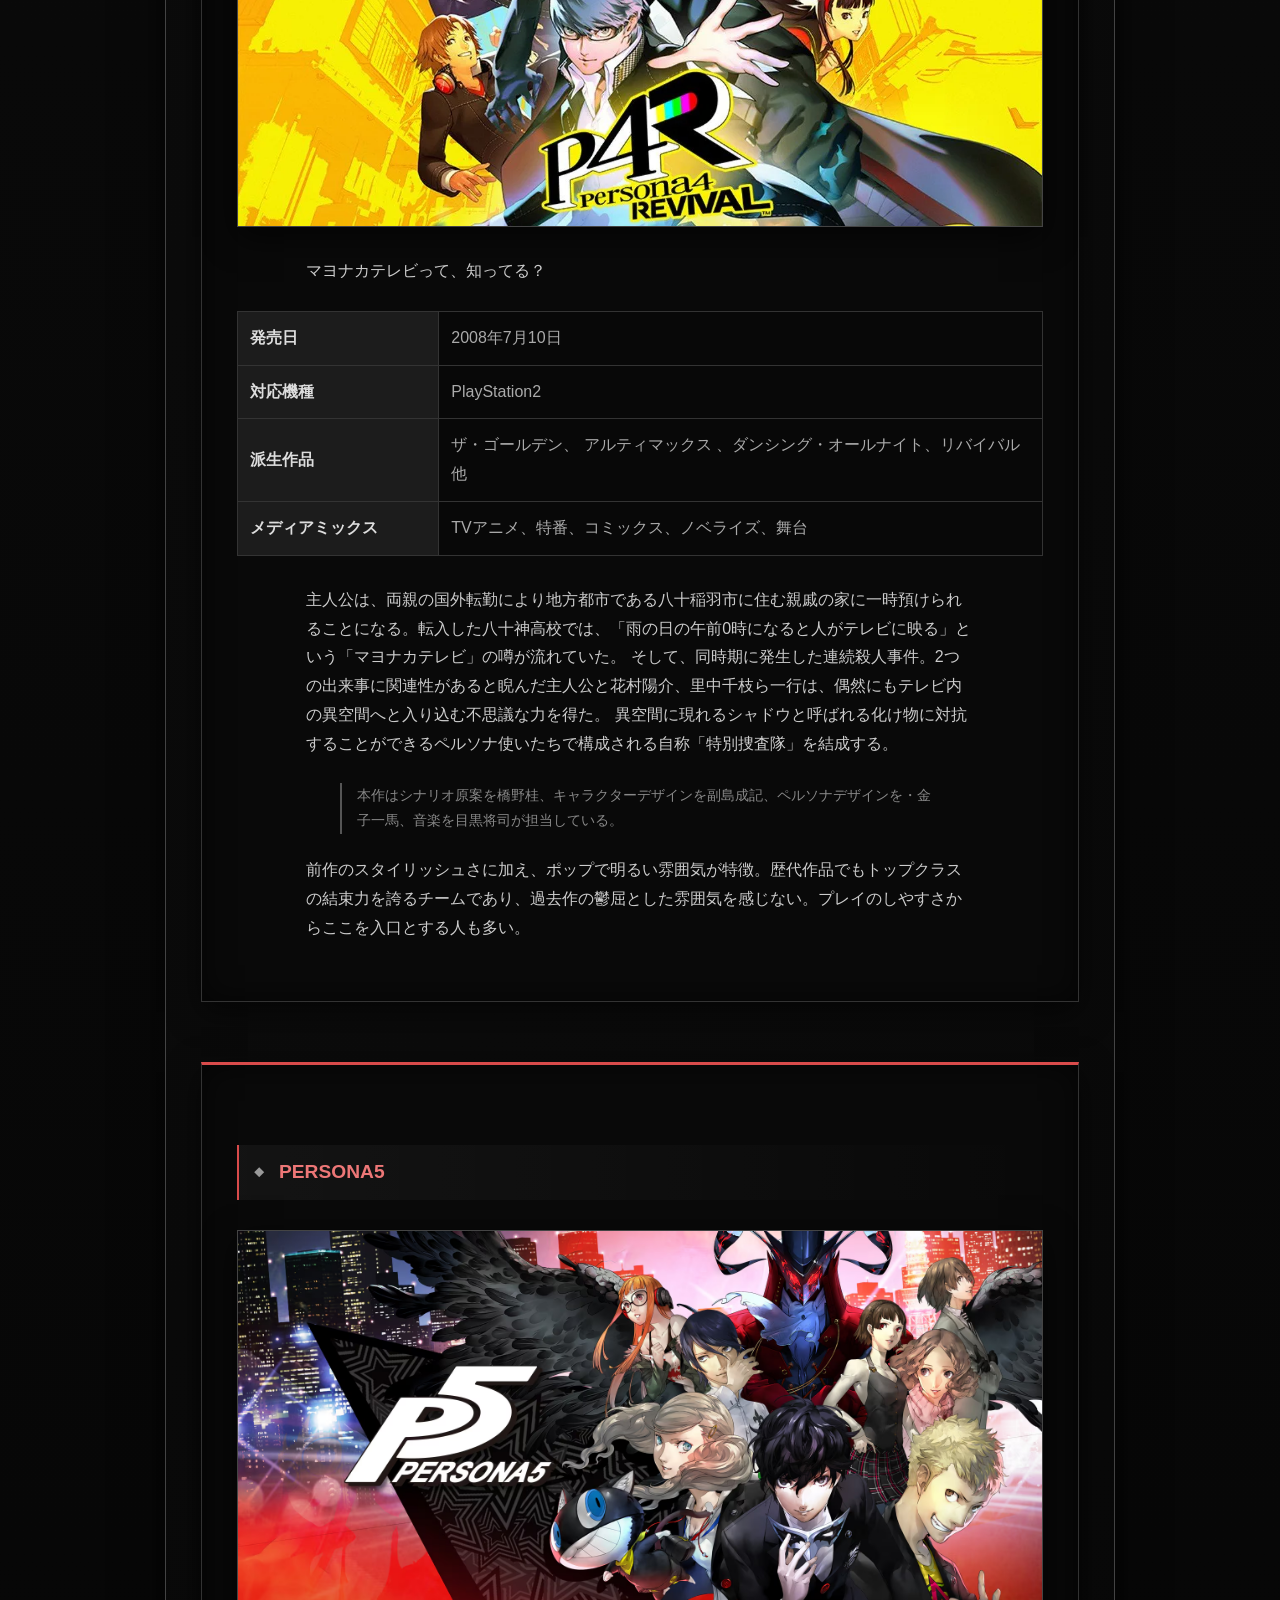
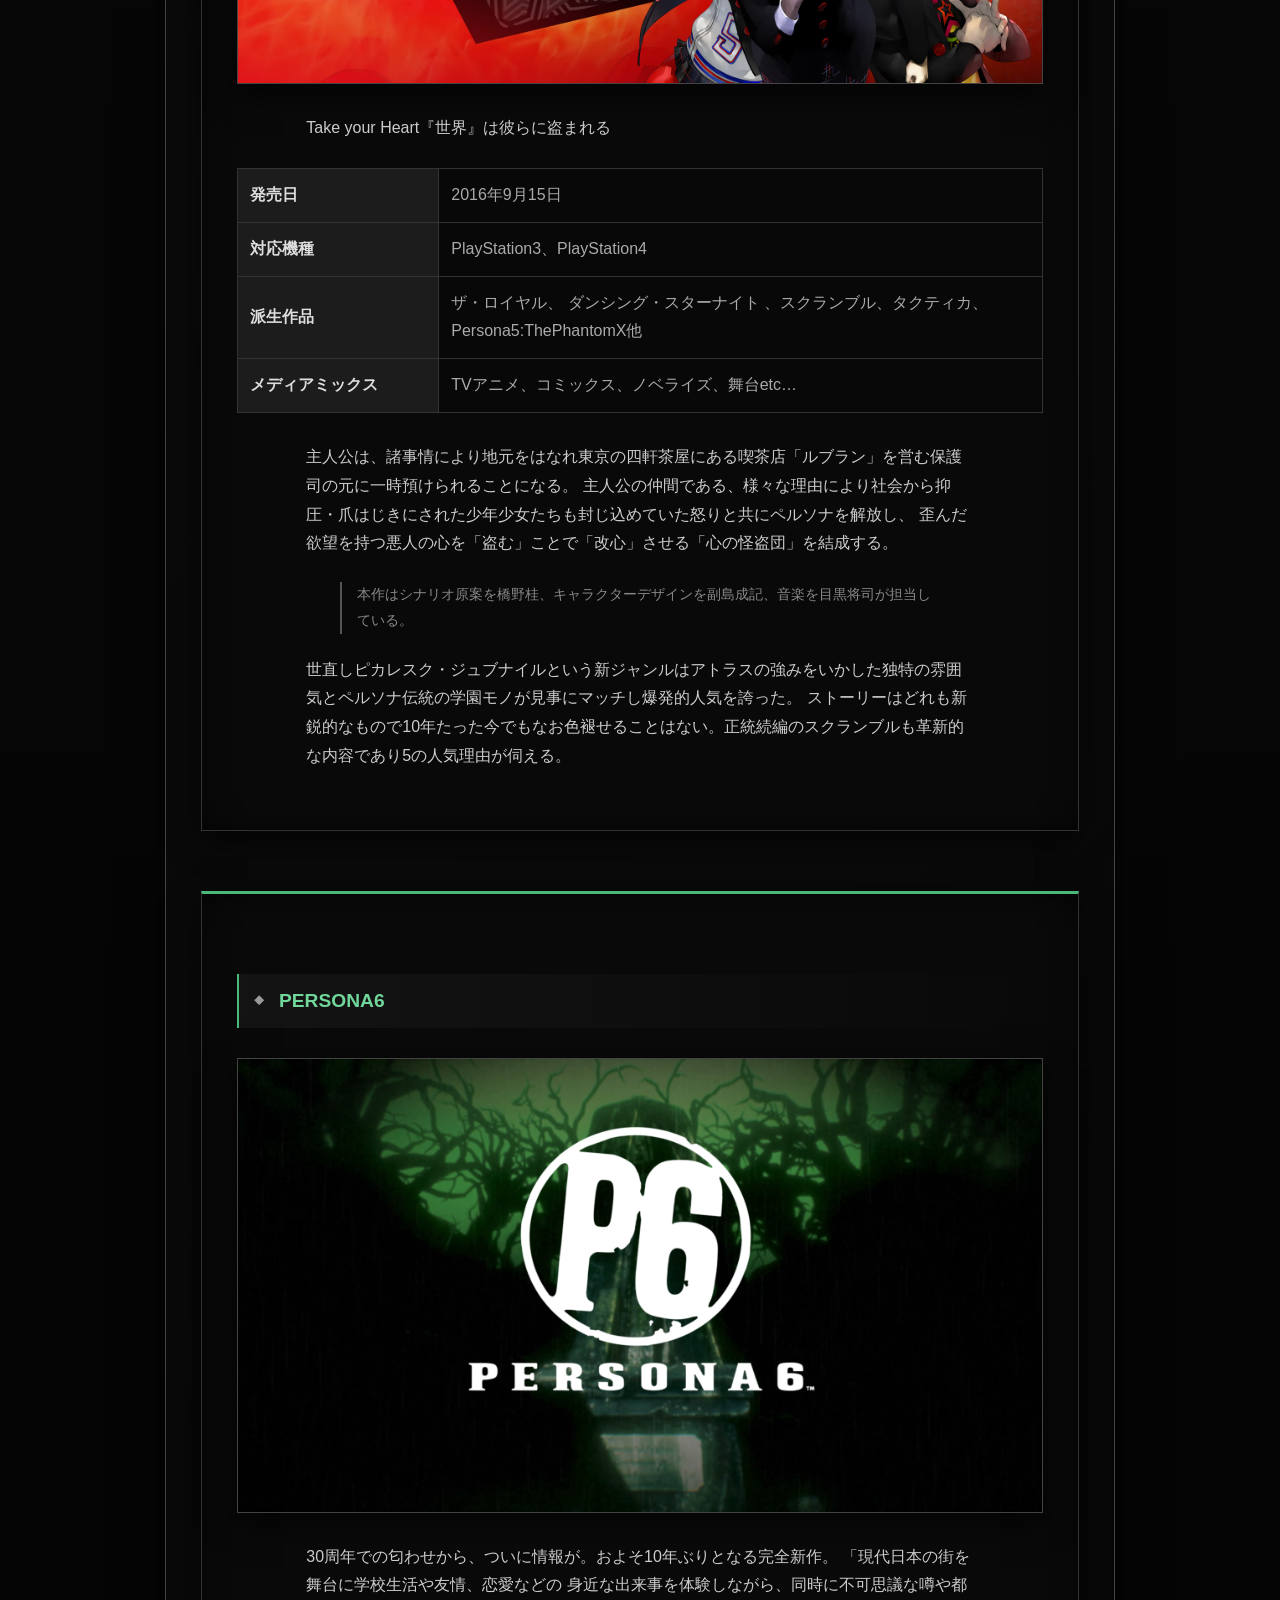
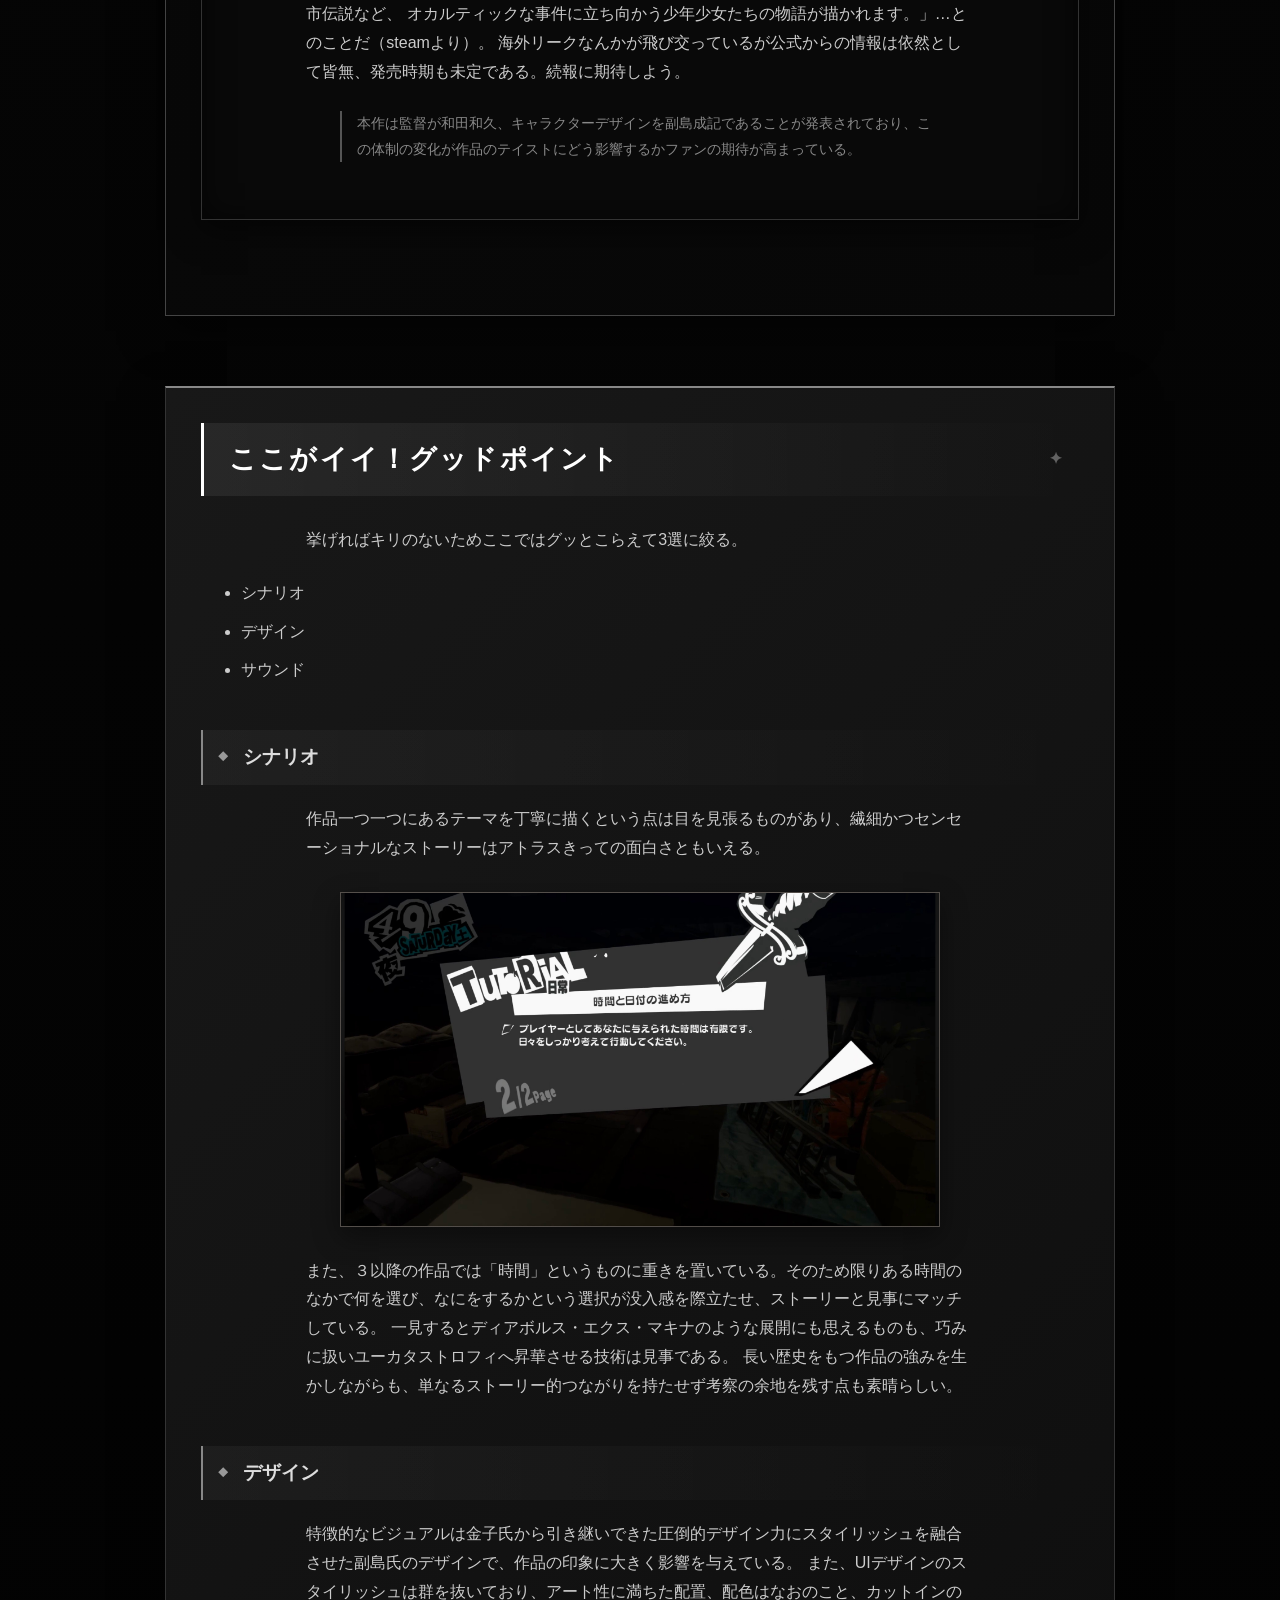
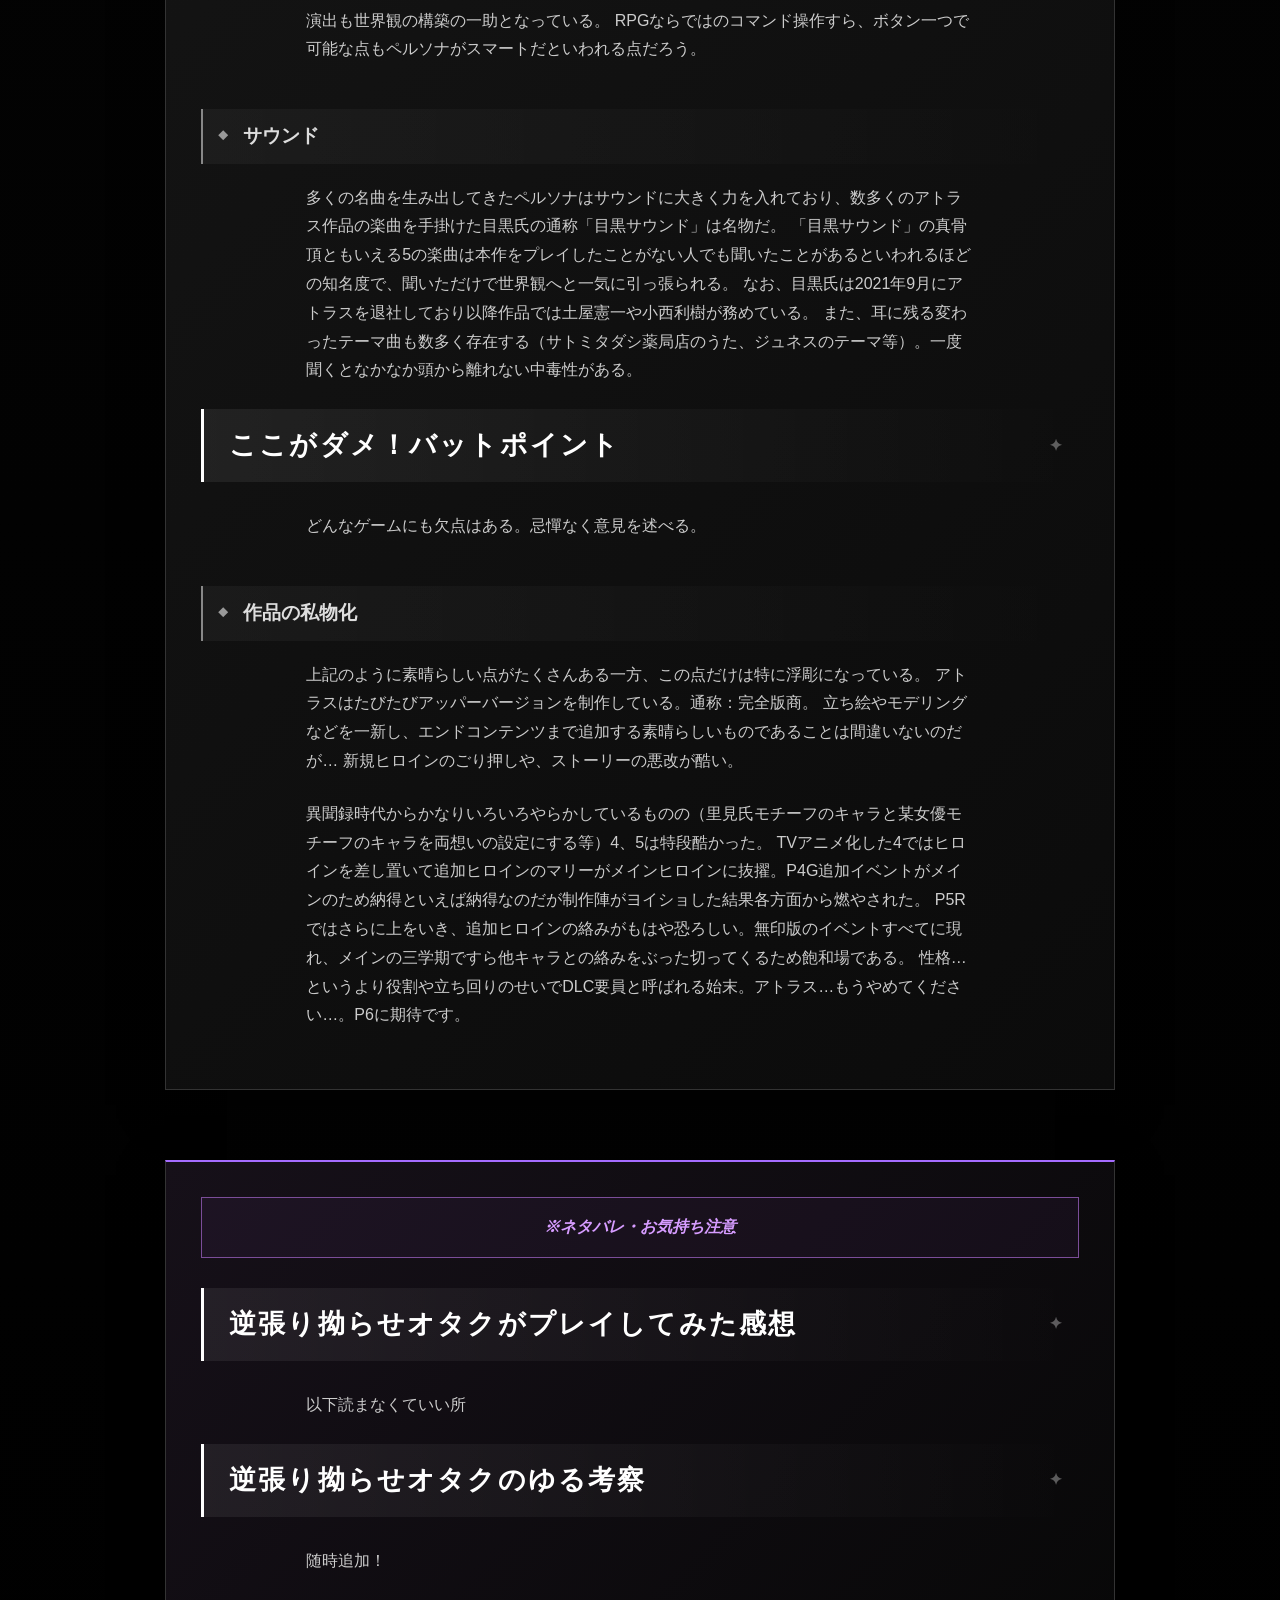
<file: persona.html>
<!DOCTYPE html>
<html lang="ja">
<head>
  <meta charset="UTF-8">
  <title>My Profile</title>
  <link rel="stylesheet" href="css\persona.css">
</head>
<body>

  <header>
    <a href="index.html">
        ←一覧に戻る
    </a>

    <h1>PERSONA</h1>

    <p>「オカルティックな事件に立ち向かう少年少女たちの物語」</p>

  <nav>
  <ul>
    <li><a href="#overview">概要</a></li>
    <li><a href="#setting">世界観</a></li>
    <li><a href="#story">物語</a></li>
    <li><a href="#pointo">推し語り・感想</a></li>
  </ul>
</nav>
  </header>
   

<main>

<section id="countdown">
    <p class="countdown-label">NEXT RELEASE</p>

    <h2>新作発売まで</h2>

    <div class="countdown-time">

        <div class="time-box">
            <span id="day">00</span>
            <small>DAYS</small>
        </div>

        <span class="colon">:</span>

        <div class="time-box">
            <span id="hour">00</span>
            <small>HOURS</small>
        </div>

        <span class="colon">:</span>

        <div class="time-box">
            <span id="min">00</span>
            <small>MINUTES</small>
        </div>

        <span class="colon">:</span>

        <div class="time-box">
            <span id="sec">00</span>
            <small>SECONDS</small>
        </div>

    </div>

    <p class="countdown-message">
        NEW GAME COMING SOON
    </p>
</section>

<img src="img\persona-keyvisual.webp" alt="persona-keyvisual">
<img src="img\perusona-title.jpeg" alt="PERSONA">
<h2>我は汝、汝は我。我は汝の心の海からいでし者。</h2>

<section id="overview">
  <h3>概要</h3>
<p>
「真・女神転生」シリーズの派生作品として1996年に発売された「女神異聞録ペルソナ」に始まり、30年以上の歴史を誇るアトラスを代表するRPGシリーズ。
各ナンバリングタイトルは物語が独立しており、前作とのストーリー的なつながりは特にない。
そのため、どこから遊んでも楽しめる点がこのシリーズの強みだ（しかし、一部ファンからは1からやれと言われることもありたびたびJOJO論争のようなものが起こる）。</p>
<p>
因みに、「ペルソナ能力」が顕現するという設定はJOJOの奇妙な冒険3部にて登場する「スタンド能力」にインスピレーションを受けたもの。発売にあたり荒木氏にコンタクトをとり承諾されている。
そのこともあるのかジョジョネタが結構存在し、『ペルソナQ』ではジョジョ立ちを披露する自称特別捜査隊などが見受けられる。
</p>

<p>
    主人公（プレイヤー）は現代日本の街を舞台に学校生活や友情、恋愛などの身近な出来事を体験しながら、同時に不可思議な噂や都市伝説など、オカルティックな事件に立ち向かう…というのが共通する内容。
    ペルソナという力に振り回される若者たちの葛藤や苦悩を生々しく描いている。
</p>


</section>

<section id="setting">
   <h3>世界観</h3>
<p>独自の世界観を持っており専門用語も多い。作品、ナンバリングによってはまるで異なる設定もあり、また本来の意味とは違った使われ方をするものもある為注意が必要だ。</p>
<h4>ペルソナ</h4>
<p>基本的には普段自分が見ることのない抑圧したもう一人の自分。
  作品によっては死への恐怖や潜在的な欲望、内面の弱さなどを克服したときに顕現する。
  <strong>フィレモン</strong>の問いかけに答えることで得ることもできる。
  複数のペルソナを持つことができる人物はワイルドと称される。
</p>
<h4>シャドウ</h4>
異聞録やP2ではまだメガテンの要素を強く残していたためはっきりと敵のポジションにいたわけではなく飽くまで悪魔という立ち位置だった。
3以降の作品は、抑圧したもう一人の自分というペルソナとシャドウは本質的には同一の存在であるとされている。
ペルソナ使いはこのシャドウを抑制することでペルソナ能力を得ることができる。
</p>

<h4>ベルベットルーム</h4>
<p>
  夢と現実、精神と物質の狭間にあるとされる不思議な部屋。別名「青い部屋」。
  異聞録やP2ではパーティキャラ全員で入ることができた。
  しかし、世界観が一新された『ペルソナ3』以降はペルソナの付け替えを行えるのは主人公のみとなっているため、
  基本的には主人公をはじめワイルドの能力に目覚めていない者が立ち入ることはできない。
  ただし、ワイルドの資格者ではない人物も、必要とあれば入室が許されるようである。
  シリーズごとに部屋の様子や場所、住人が異なり主にフィレモンによって作られた<strong>イゴール</strong>が管理している。

</p>



</section>


<section id="story">
   <h3>物語</h3>
<p>
上記の通り作品によって設定や舞台、登場人物も様々。
共通しているのはオカルティックな事件に立ち向かう少年少女（一部除く）たちという点のみである。
</p>
<p>派生作品でありつつもアトラスでは主力製品の一つであり、ペルソナナンバリングからも様々な派生作品が生まれている。
    今回は主に無印と呼ばれる各ナンバリングの初期作品を紹介する。
</p>

<section id="EPISODE1">
<h4>女神異聞録ペルソナ</h4>

<img src="img\megamiibunnroku.webp" alt="PERSONA">
<p>「もしも僕が悪魔でも、友達でいてくれますか?」<br>「もしも私が悪魔でも、好きと言ってくれますか?」</p>
<table>
        <tr>
         <th>発売日</th>
        <td>1996年9月20日</td>
        </tr>
        <tr>
         <th>対応機種</th>
         <td>PlayStation</td>
       </tr>
       <tr>
         <th>派生作品</th>
         <td>異空の塔編、Persona</td>
       </tr>
       <tr>
         <th>メディアミックス</th>
         <td>コミカライズ、小説、ドラマCD</td>
       </tr>
      </table>
<p> 主人公をはじめとした聖エルミン学園2-4の生徒数人はある日、高校生の間で流行っている「ペルソナ様」という遊びを実行した。
この遊びは、行うと超常現象が起こると噂されているもの。
面白半分でペルソナ様を試した主人公たちに、次々に異変が訪れた。謎の白い少女、教室を襲う雷、そして、町に出現した人々を襲う悪魔たち…。
なぜ世界は異界化したのか、この異界の意味とは？
主人公たちは謎に包まれた真実へ立ち向かっていく。
</p>
<p class="note">本作はシナリオを里見直、キャラクター・悪魔デザインを金子一馬、音楽を青木秀仁らが担当している。
    なお、金子氏の悪魔デザインはのちのペルソナシリーズにも使用され、作品に大きく貢献している一人である。（後述）</p>
</section>

<section id="EPISODE2">

<h4>ペルソナ2 罪</h4>
<img src="img\persona2.jpg" alt="PERSONA2罪">
<p>噂は現実となり、人は『罪』を知る</p>
<table>
        <tr>
         <th>発売日</th>
        <td>1999年6月24日</td>
        </tr>
        <tr>
         <th>対応機種</th>
         <td>PlayStation</td>
       </tr>
       <tr>
         <th>派生作品</th>
         <td>LOST MEMORIES</td>
       </tr>
       <tr>
         <th>メディアミックス</th>
         <td>コミカライズ、小説、ドラマCD</td>
       </tr>
      </table>
<p>物語は主人公の通う七姉妹学園から始まる。"自分の携帯電話から自分の携帯番号へ掛けると現れ、夢を叶えてくれる"と噂される怪人ジョーカー。
  そのジョーカーから深い恨みを抱かれていると知った主人公は、恨まれる原因となった過去を思い出すため、ジョーカーの放つ悪魔達との戦いに身を投じる事になる。</p>
<p class="note">本作はシナリオを里見直、キャラクター・悪魔デザインを金子一馬、音楽を田崎寿子らが担当している。</p>
</section>

<section id="EPISODE2.5">
<h4>ペルソナ2 罰</h4>
<img src="img\persona2b.jpg" alt="PERSONA2罰">
<p>滅びの夢の先、待ち受ける大いなる『罰』</p>
<table>
        <tr>
         <th>発売日</th>
        <td>1999年6月24日</td>
        </tr>
        <tr>
         <th>対応機種</th>
         <td>PlayStation</td>
       </tr>
       <tr>
         <th>派生作品</th>
         <td> INFINITY MASK</td>
       </tr>
       <tr>
         <th>メディアミックス</th>
         <td>アンソロジー、小説、ドラマCD</td>
       </tr>
      </table>
      <p>主人公は前作のヒロインであった天野舞耶。舞耶をはじめとした、メイン人物のほとんどが社会人の異色のペルソナだ。
        <br>本作はその性質上、「ペルソナ2 罰」をクリアした前提で話が進む。そのため以下は敢えて伏せておく。</p>
<details>
    <summary>
         ネタバレではない
    </summary>
<p>七姉妹学園の取材中、舞耶は殺人事件に遭遇。
"自分の携帯電話から自分の携帯番号へ掛けて呼び出し、気にいらない人物を殺してくれる"
という殺人鬼JOKERに命を狙われるが、謎の少年に助けられる。
事件を通して出会った仲間達と共にJOKER、そして謎の少年にまつわる戦いに巻き込まれていく。
</p>
<p class="note">本作はシナリオを里見直、キャラクター・悪魔デザインを金子一馬、音楽を田崎寿子らが担当している。
</details>


</section>

<section id="EPISODE3">
  <h4>PERSONA3</h4>
  <img src="img\persona3.png" alt="PERSONA3">
<p>1日は、24時間ではない。なんて言ったら、君、信じるかい？</p>
<table>
        <tr>
         <th>発売日</th>
        <td>2006年7月13日</td>
        </tr>
        <tr>
         <th>対応機種</th>
         <td>PlayStation2</td>
       </tr>
       <tr>
         <th>派生作品</th>
         <td> フェス、ポータブル、ダンシング・ムーンナイト、リロード他</td>
       </tr>
       <tr>
         <th>メディアミックス</th>
         <td>劇場版アニメ、コミックス、小説、ドラマCD、スピンオフTVアニメ</td>
       </tr>
      </table>
<p>1日と1日の挟間にある隠された時間「影時間」。
街は動きを止め、人々はオブジェへと姿を変える。
そこにはびこる異形の怪物「シャドウ」。それらに対抗できるのは、ペルソナという特殊な力を持つ者だけ。
私立月光館学園に転校してきた主人公はペルソナの力に覚醒し、同じペルソナ使いたちで構成された「特別課外活動部」へと引き入れられる。
彼らはそれぞれの目的のため、影時間の真相を追ううち、想像を絶する運命と対峙する。
</p>
<p class="note">本作はシナリオ原案を橋野桂、キャラクターデザインを副島成記、ペルソナデザインを・金子一馬、音楽を目黒将司が担当している。</p>
<p>余談だが以降の作品は橋野、副島、目黒を中心に作られている。
過去作より携わってきたノウハウを生かしつつ、現在のスタイリッシュなペルソナの雰囲気を作った。
副島によると3作には共通点がいくつもあり、必ずカチューシャキャラがいることやマスコットには「おもちゃカラー」（赤・青・黄）を取り入れるなど
作品の統一感を出すためのデザインへのこだわりが感じられる。</p>
</section>

<section id="EPISODE4">
<h4>PERSONA4</h4>
<img src="img\persona4r.webp" alt="PERSONA4REVIVAL">
<p>マヨナカテレビって、知ってる？</p>
<table>
        <tr>
         <th>発売日</th>
        <td>2008年7月10日</td>
        </tr>
        <tr>
         <th>対応機種</th>
         <td>PlayStation2</td>
       </tr>
       <tr>
         <th>派生作品</th>
         <td> ザ・ゴールデン、 アルティマックス 、ダンシング・オールナイト、リバイバル他</td>
       </tr>
       <tr>
         <th>メディアミックス</th>
         <td>TVアニメ、特番、コミックス、ノベライズ、舞台</td>
       </tr>
      </table>
<p>主人公は、両親の国外転勤により地方都市である八十稲羽市に住む親戚の家に一時預けられることになる。転入した八十神高校では、「雨の日の午前0時になると人がテレビに映る」という「マヨナカテレビ」の噂が流れていた。
  そして、同時期に発生した連続殺人事件。2つの出来事に関連性があると睨んだ主人公と花村陽介、里中千枝ら一行は、偶然にもテレビ内の異空間へと入り込む不思議な力を得た。
  異空間に現れるシャドウと呼ばれる化け物に対抗することができるペルソナ使いたちで構成される自称「特別捜査隊」を結成する。</p>
<p class="note">本作はシナリオ原案を橋野桂、キャラクターデザインを副島成記、ペルソナデザインを・金子一馬、音楽を目黒将司が担当している。</p>
<p>前作のスタイリッシュさに加え、ポップで明るい雰囲気が特徴。歴代作品でもトップクラスの結束力を誇るチームであり、過去作の鬱屈とした雰囲気を感じない。プレイのしやすさからここを入口とする人も多い。</p>
</section>

<section id="EPISODE5">
<h4>PERSONA5</h4>
<img src="img\persona5.avif" alt="PERSONA5">
<p>Take your Heart『世界』は彼らに盗まれる</p>
<table>
        <tr>
         <th>発売日</th>
        <td>2016年9月15日</td>
        </tr>
        <tr>
         <th>対応機種</th>
         <td>PlayStation3、PlayStation4</td>
       </tr>
       <tr>
         <th>派生作品</th>
         <td> ザ・ロイヤル、  ダンシング・スターナイト 、スクランブル、タクティカ、Persona5:ThePhantomX他</td>
       </tr>
       <tr>
         <th>メディアミックス</th>
         <td>TVアニメ、コミックス、ノベライズ、舞台etc…</td>
       </tr>
      </table>
<p>主人公は、諸事情により地元をはなれ東京の四軒茶屋にある喫茶店「ルブラン」を営む保護司の元に一時預けられることになる。
  主人公の仲間である、様々な理由により社会から抑圧・爪はじきにされた少年少女たちも封じ込めていた怒りと共にペルソナを解放し、
  歪んだ欲望を持つ悪人の心を「盗む」ことで「改心」させる「心の怪盗団」を結成する。</p>
<p class="note">本作はシナリオ原案を橋野桂、キャラクターデザインを副島成記、音楽を目黒将司が担当している。</p>
<p>世直しピカレスク・ジュブナイルという新ジャンルはアトラスの強みをいかした独特の雰囲気とペルソナ伝統の学園モノが見事にマッチし爆発的人気を誇った。
  ストーリーはどれも新鋭的なもので10年たった今でもなお色褪せることはない。正統続編のスクランブルも革新的な内容であり5の人気理由が伺える。</p>
  
</section>

<section id="EPISODE6">
<h4>PERSONA6</h4>
<img src="img\persona6.webp" alt="PERSONA6">
<p>30周年での匂わせから、ついに情報が。およそ10年ぶりとなる完全新作。
 「現代日本の街を舞台に学校生活や友情、恋愛などの
身近な出来事を体験しながら、同時に不可思議な噂や都市伝説など、
オカルティックな事件に立ち向かう少年少女たちの物語が描かれます。」…とのことだ（steamより）。
海外リークなんかが飛び交っているが公式からの情報は依然として皆無、発売時期も未定である。続報に期待しよう。</p>
<p class="note">本作は監督が和田和久、キャラクターデザインを副島成記であることが発表されており、この体制の変化が作品のテイストにどう影響するかファンの期待が高まっている。</p>
</section>


</section>

<section id="pointo">
<h3>ここがイイ！グッドポイント</h3>

<p>挙げればキリのないためここではグッとこらえて3選に絞る。</p>
  <ul>
    <li>シナリオ</li>
    <li>デザイン</li>
    <li>サウンド</li>
  </ul>

<h4>シナリオ</h4>
 <p>作品一つ一つにあるテーマを丁寧に描くという点は目を見張るものがあり、繊細かつセンセーショナルなストーリーはアトラスきっての面白さともいえる。</p>
  <img src="img\karennda.jpg" alt="時間は有限" class="backup-image">
  <p> また、３以降の作品では「時間」というものに重きを置いている。そのため限りある時間のなかで何を選び、なにをするかという選択が没入感を際立たせ、ストーリーと見事にマッチしている。
  一見するとディアボルス・エクス・マキナのような展開にも思えるものも、巧みに扱いユーカタストロフィへ昇華させる技術は見事である。
  長い歴史をもつ作品の強みを生かしながらも、単なるストーリー的つながりを持たせず考察の余地を残す点も素晴らしい。<p>

<h4>デザイン</h4>
 <p>特徴的なビジュアルは金子氏から引き継いできた圧倒的デザイン力にスタイリッシュを融合させた副島氏のデザインで、作品の印象に大きく影響を与えている。
また、UIデザインのスタイリッシュは群を抜いており、アート性に満ちた配置、配色はなおのこと、カットインの演出も世界観の構築の一助となっている。
RPGならではのコマンド操作すら、ボタン一つで可能な点もペルソナがスマートだといわれる点だろう。
 </p>

<h4>サウンド</h4>
 <p>多くの名曲を生み出してきたペルソナはサウンドに大きく力を入れており、数多くのアトラス作品の楽曲を手掛けた目黒氏の通称「目黒サウンド」は名物だ。
  「目黒サウンド」の真骨頂ともいえる5の楽曲は本作をプレイしたことがない人でも聞いたことがあるといわれるほどの知名度で、聞いただけで世界観へと一気に引っ張られる。
  なお、目黒氏は2021年9月にアトラスを退社しており以降作品では土屋憲一や小西利樹が務めている。
  また、耳に残る変わったテーマ曲も数多く存在する（サトミタダシ薬局店のうた、ジュネスのテーマ等）。一度聞くとなかなか頭から離れない中毒性がある。
</p>
 </p>
      <h3>ここがダメ！バットポイント</h3>
<p>どんなゲームにも欠点はある。忌憚なく意見を述べる。</p>
<h4>作品の私物化</h4>
<p>上記のように素晴らしい点がたくさんある一方、この点だけは特に浮彫になっている。
  アトラスはたびたびアッパーバージョンを制作している。通称：完全版商。
  立ち絵やモデリングなどを一新し、エンドコンテンツまで追加する素晴らしいものであることは間違いないのだが…
  新規ヒロインのごり押しや、ストーリーの悪改が酷い。</p>
  <P>異聞録時代からかなりいろいろやらかしているものの（里見氏モチーフのキャラと某女優モチーフのキャラを両想いの設定にする等）4、5は特段酷かった。
    TVアニメ化した4ではヒロインを差し置いて追加ヒロインのマリーがメインヒロインに抜擢。P4G追加イベントがメインのため納得といえば納得なのだが制作陣がヨイショした結果各方面から燃やされた。
    P5Rではさらに上をいき、追加ヒロインの絡みがもはや恐ろしい。無印版のイベントすべてに現れ、メインの三学期ですら他キャラとの絡みをぶった切ってくるため飽和場である。
    性格…というより役割や立ち回りのせいでDLC要員と呼ばれる始末。アトラス…もうやめてください…。P6に期待です。
  </P>
</section>

<section id="opinion">
<em><strong>※ネタバレ・お気持ち注意</strong></em>
<h3>逆張り拗らせオタクがプレイしてみた感想</h3>
<p>以下読まなくていい所<br>

</p>
<h3>逆張り拗らせオタクのゆる考察</h3>
<p>随時追加！</p>
</section>


 <a href="twst.html">
    ←前のゲーム
 </a>

 <a href="index.html">
    一覧へ戻る
 </a>

 <a href="syazai.html">
    次のゲーム→
 </a>


</main>

  <footer>
    <p>© 2026 a.m</p>
    <p>このサイトはWeb制作学習の授業課題として制作した非営利のサイトです。作品に関する著作権・商標権等は各権利者に帰属します。</p>
  </footer>
<script src="js\persona.js"></script>
</body>
</html>
</file>
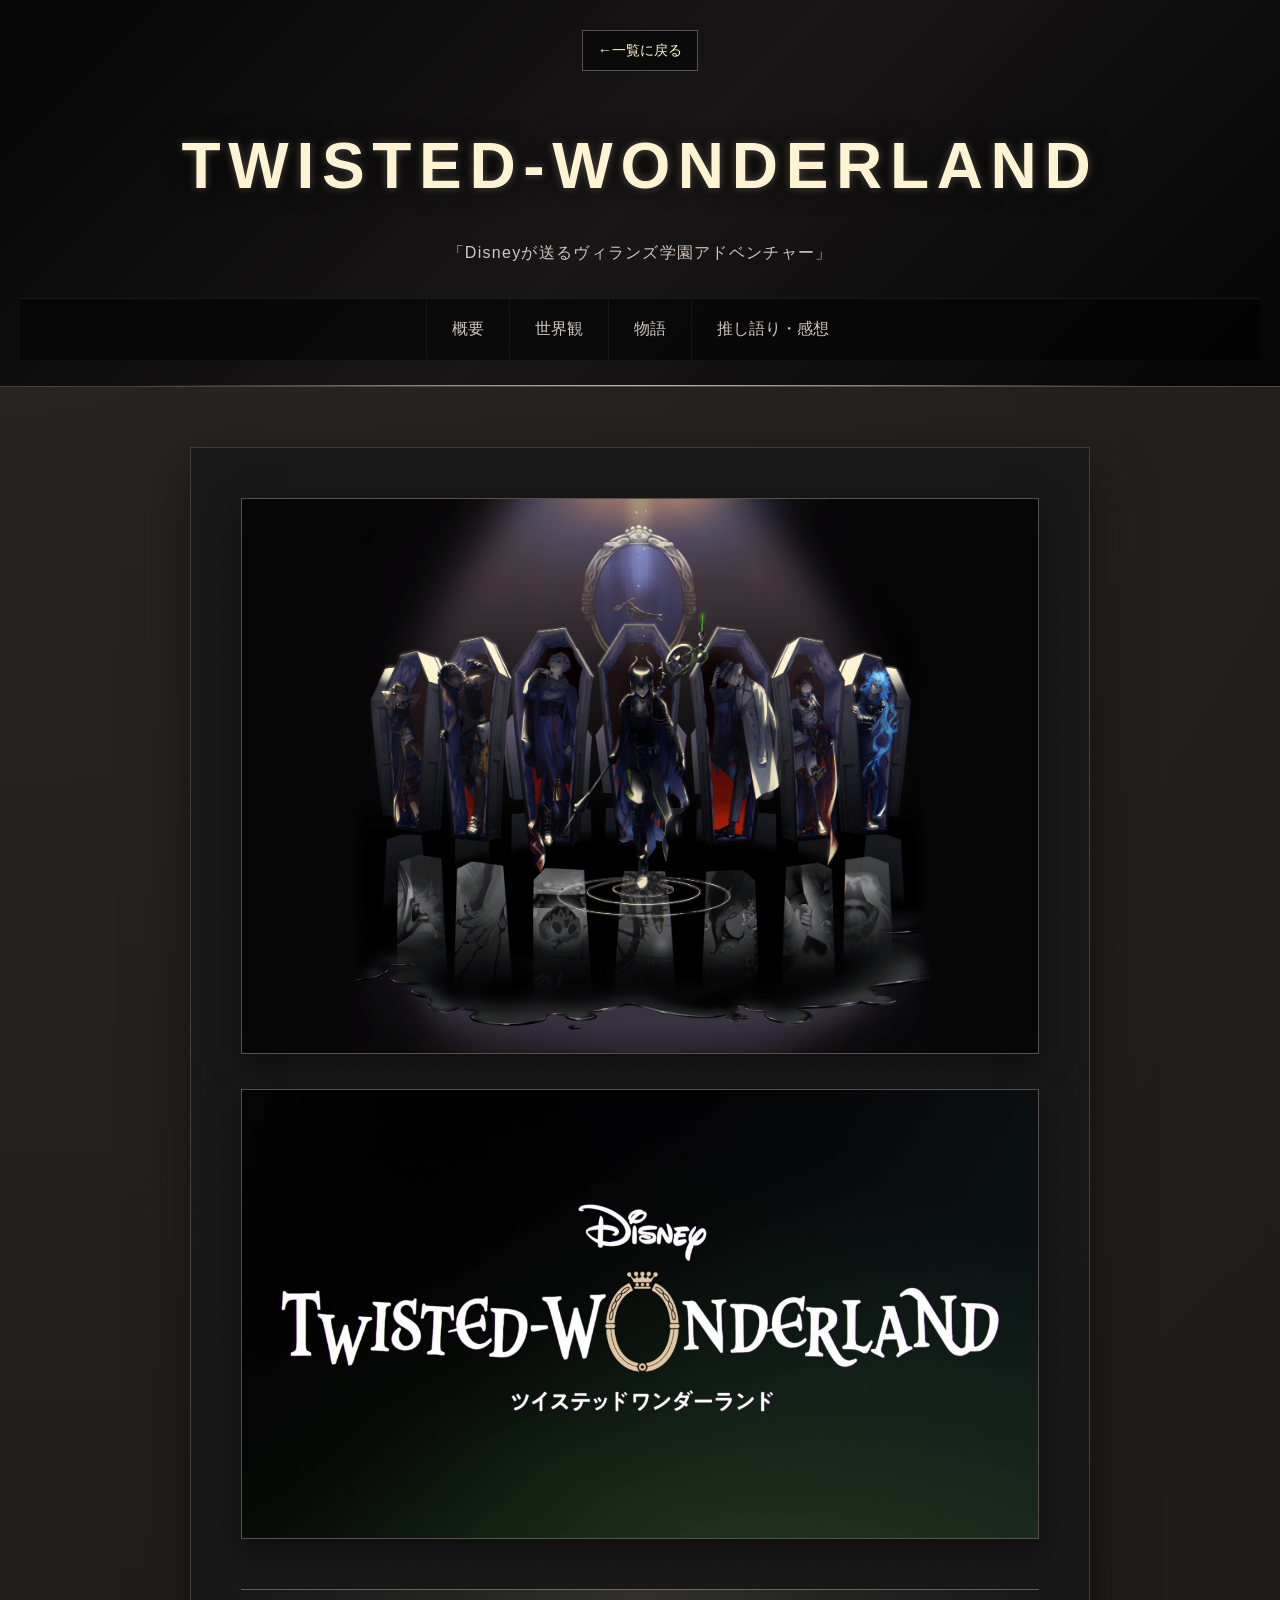
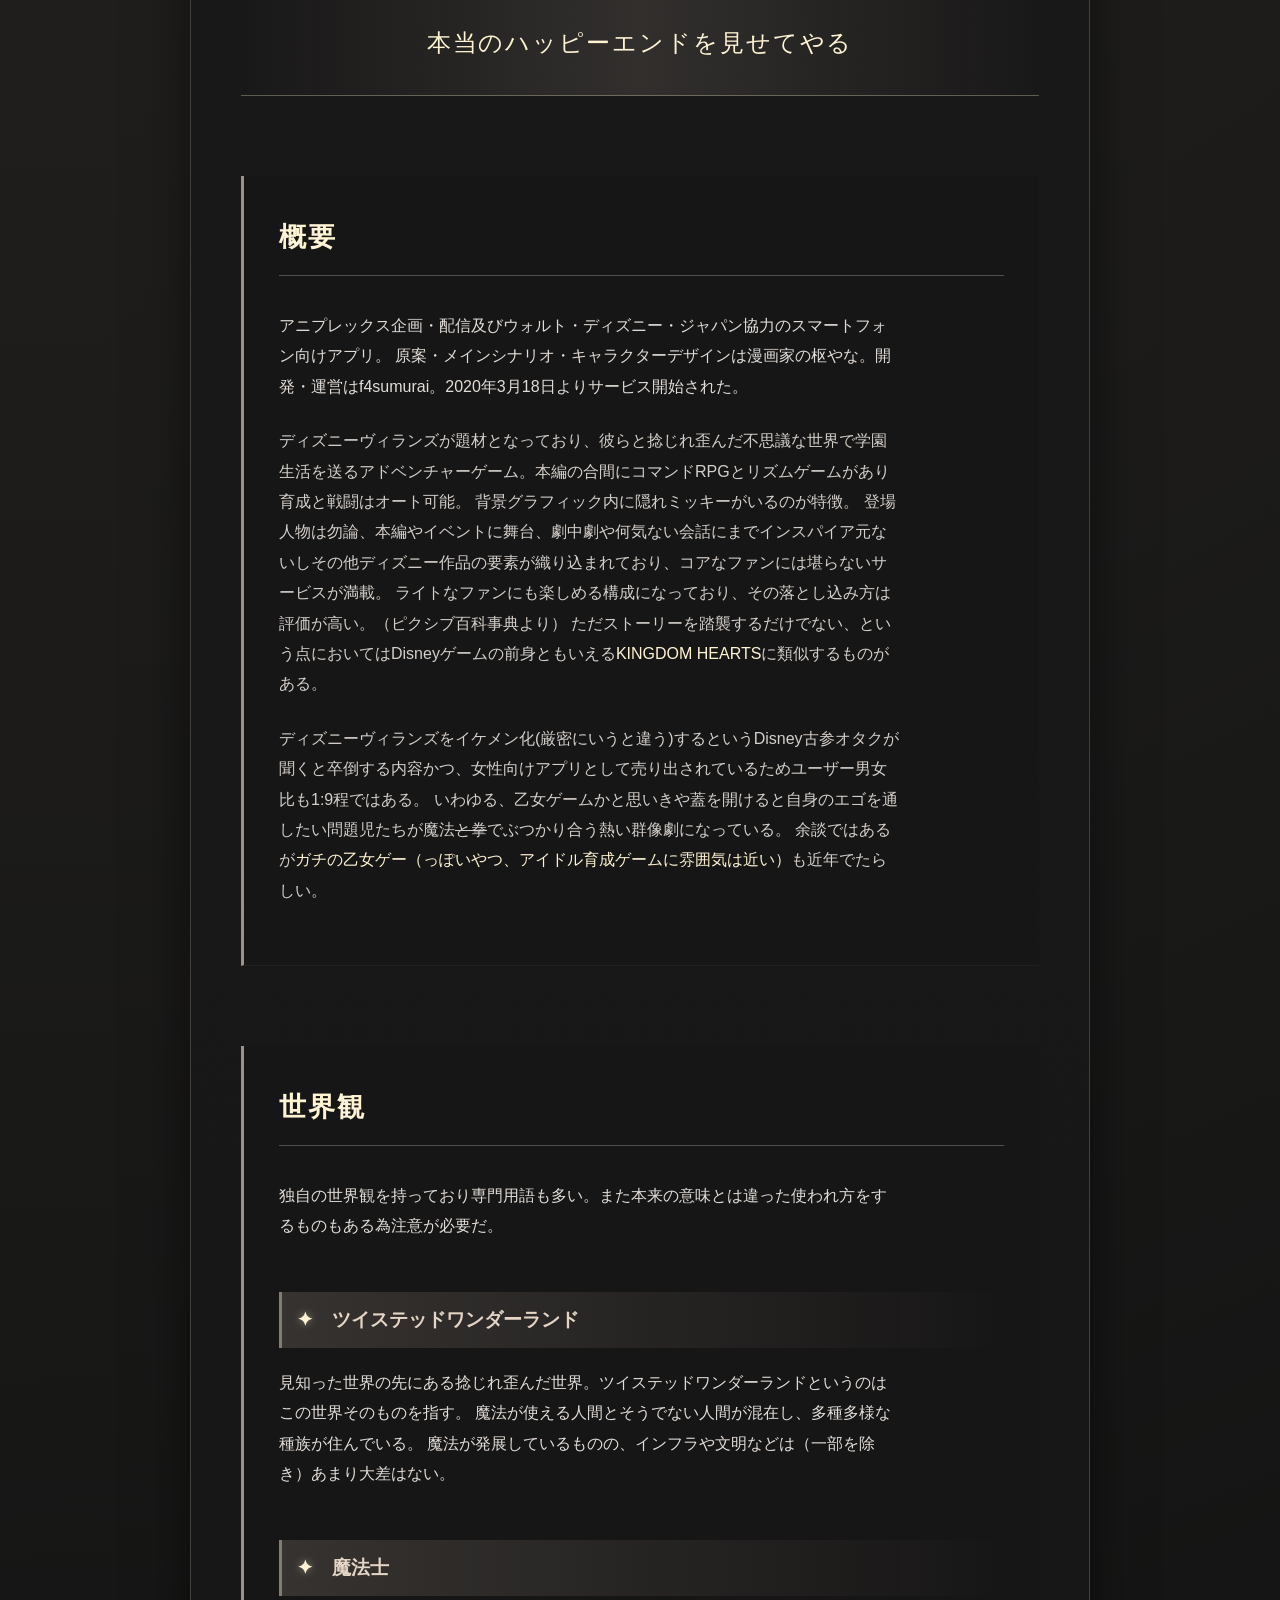
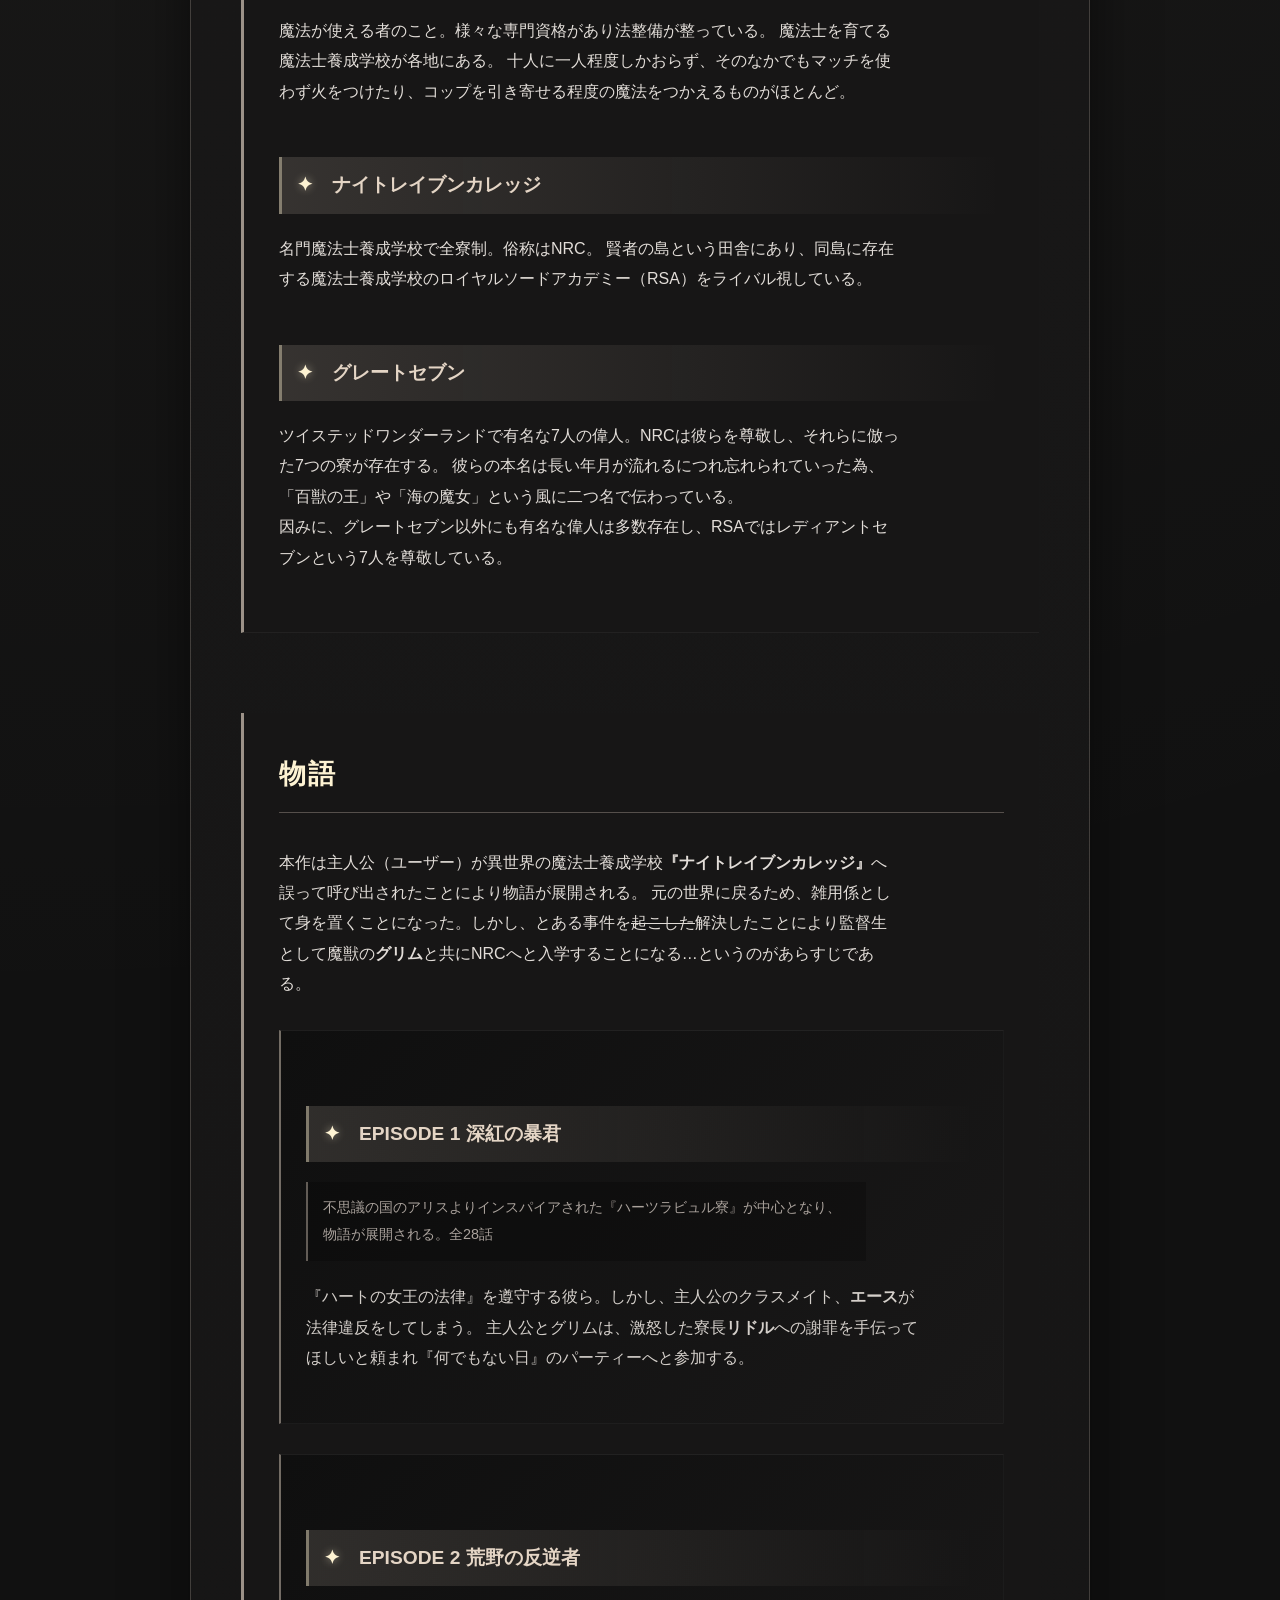
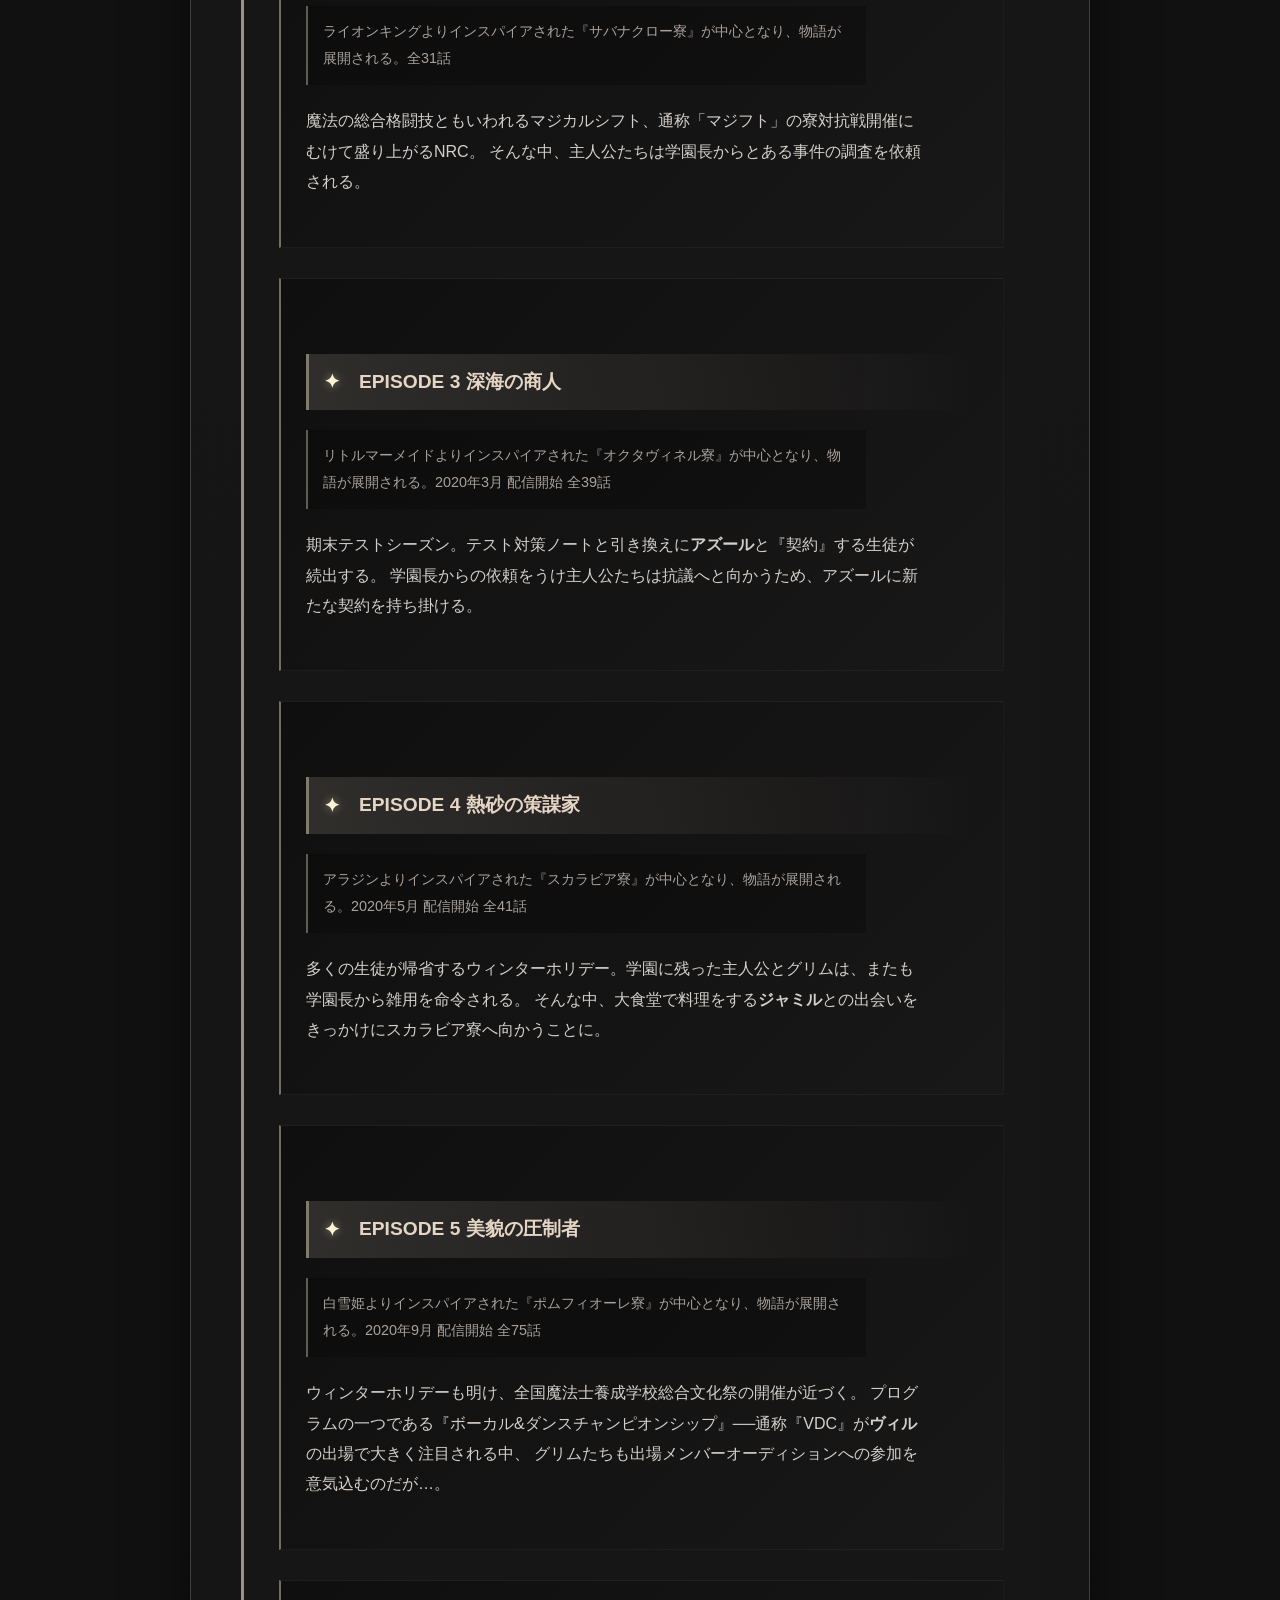
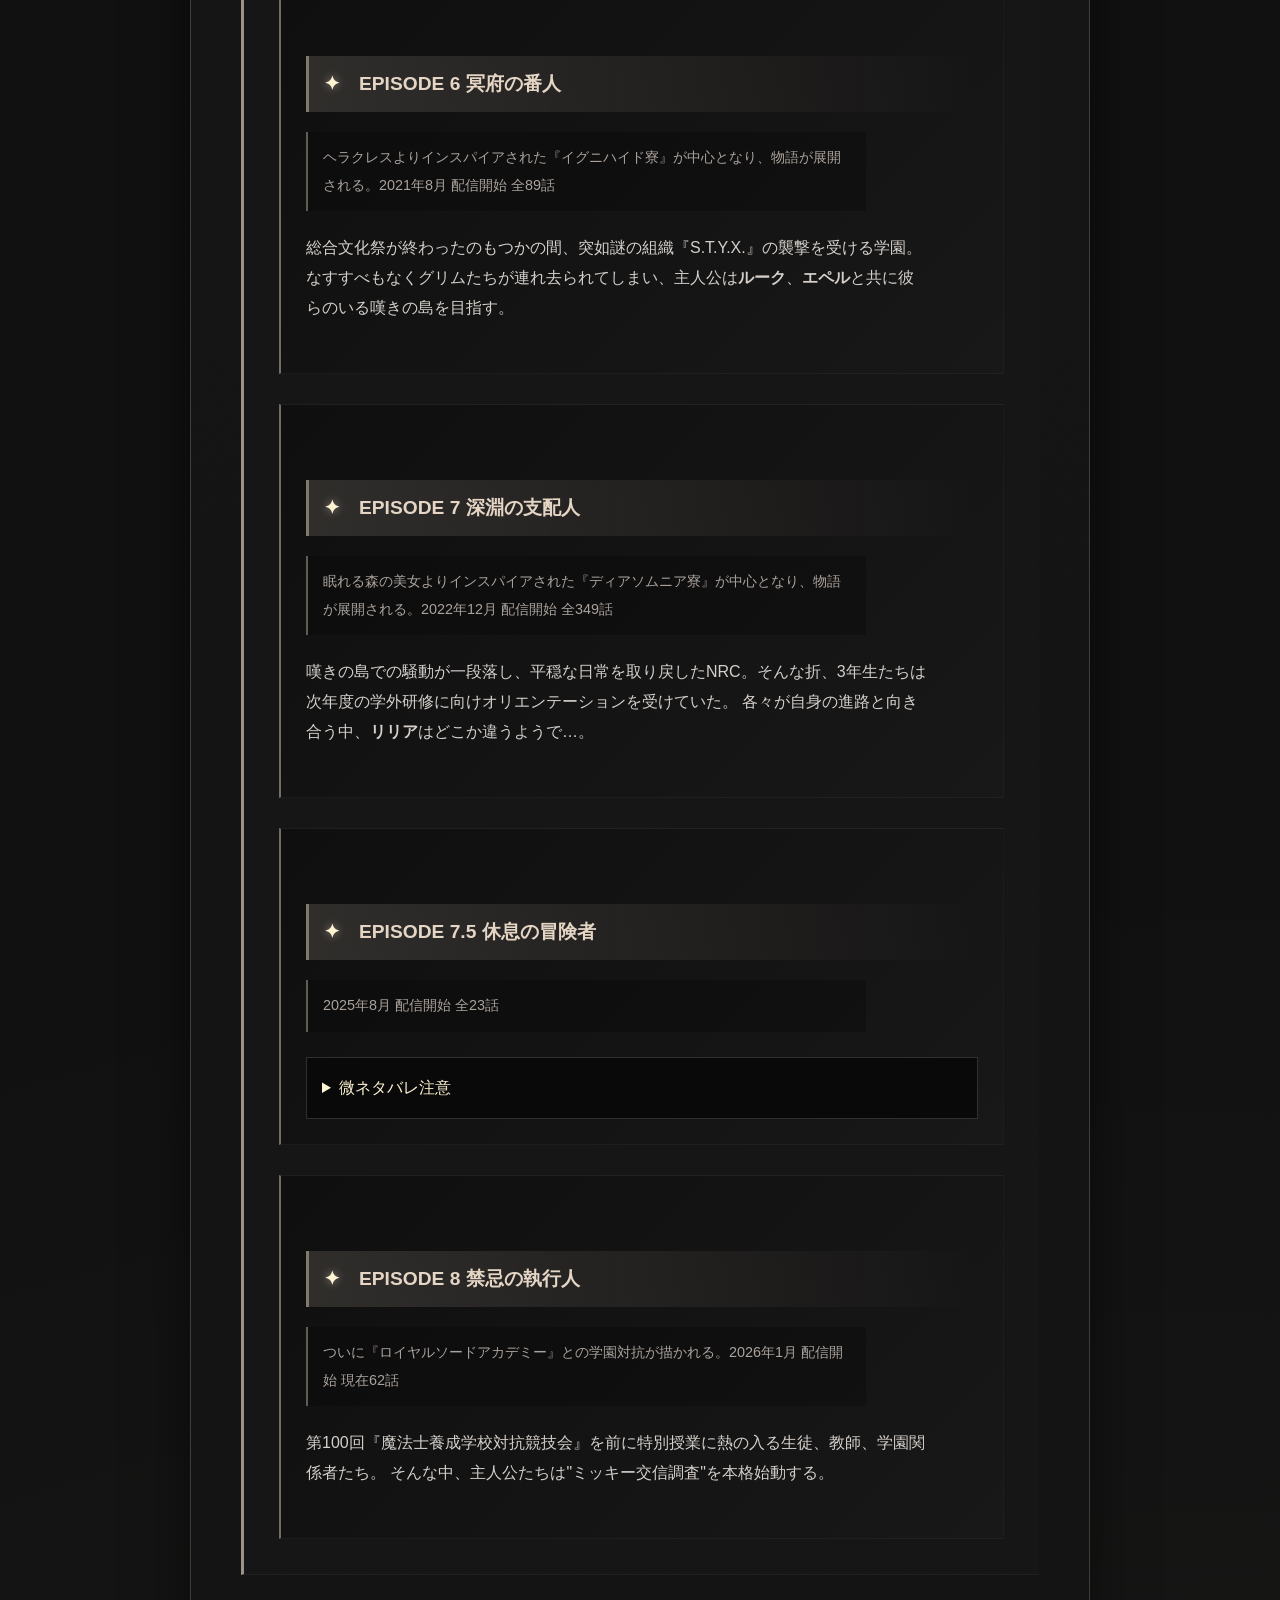
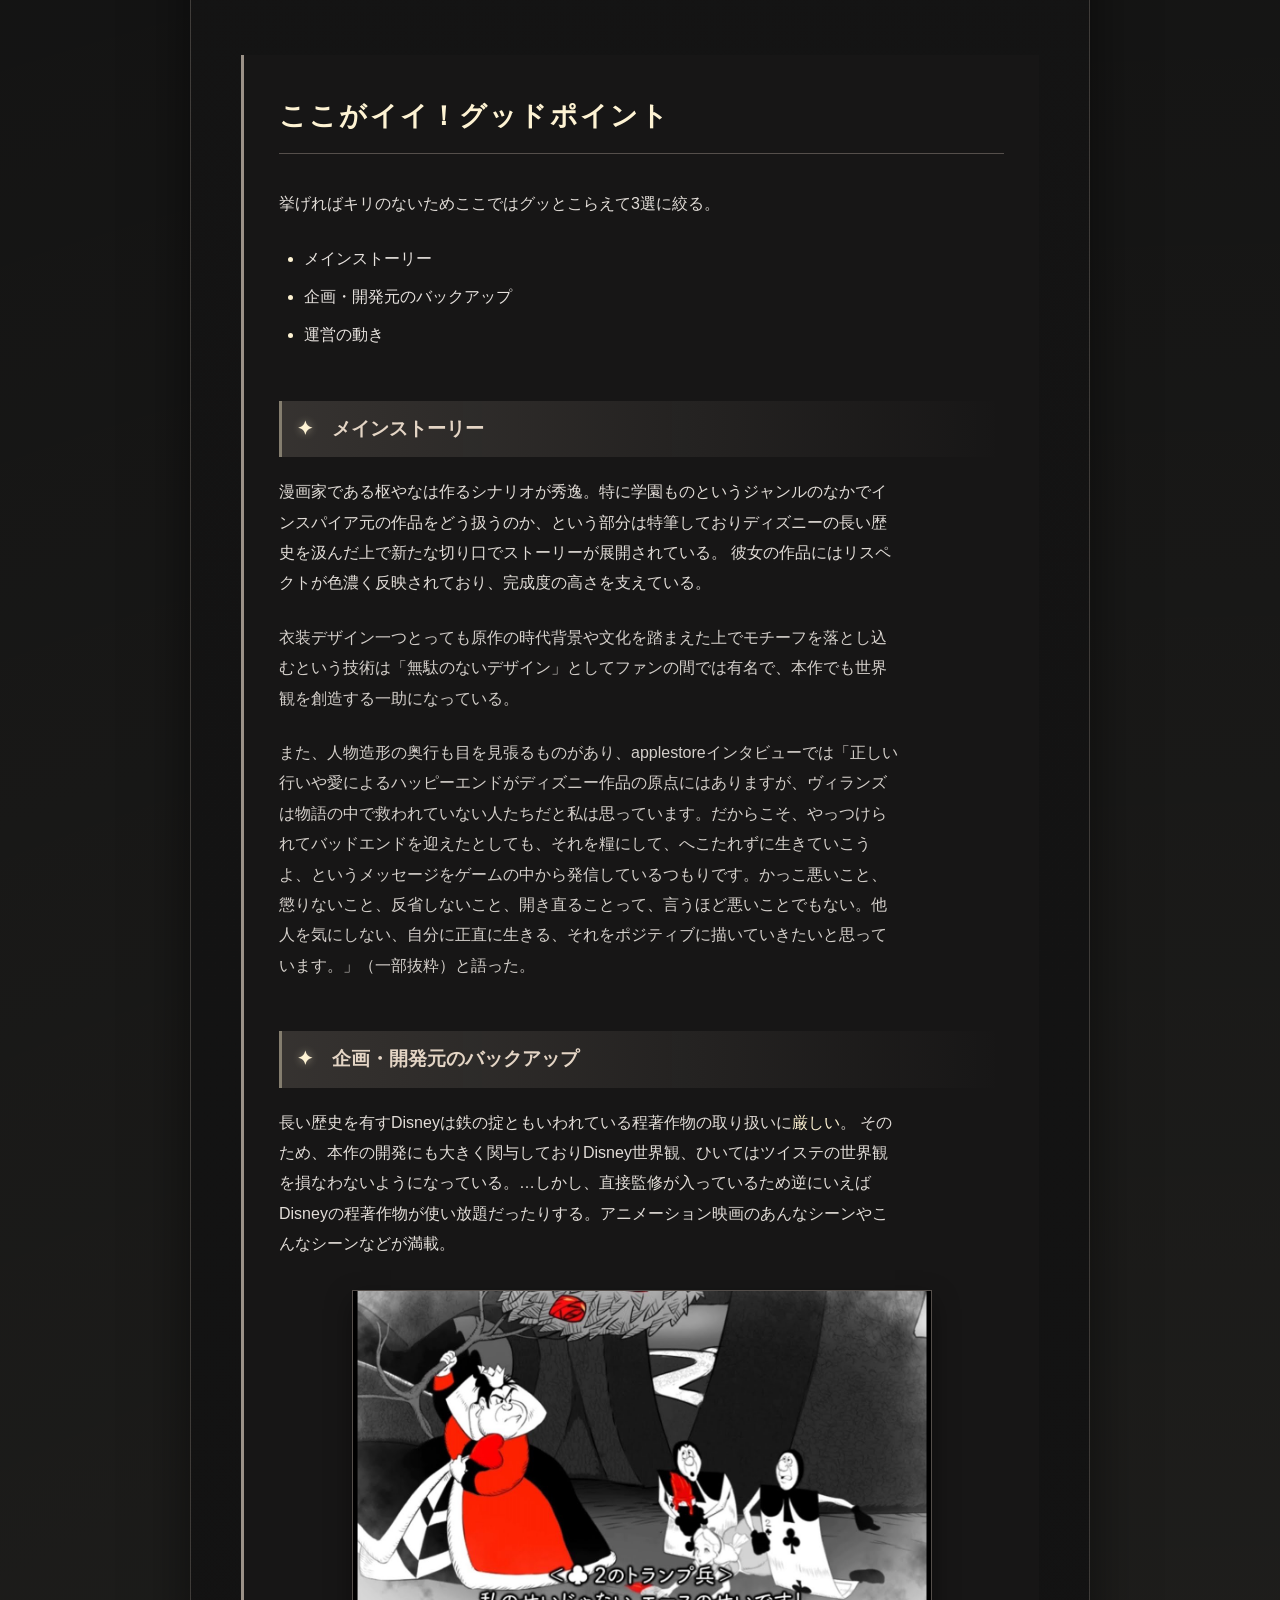
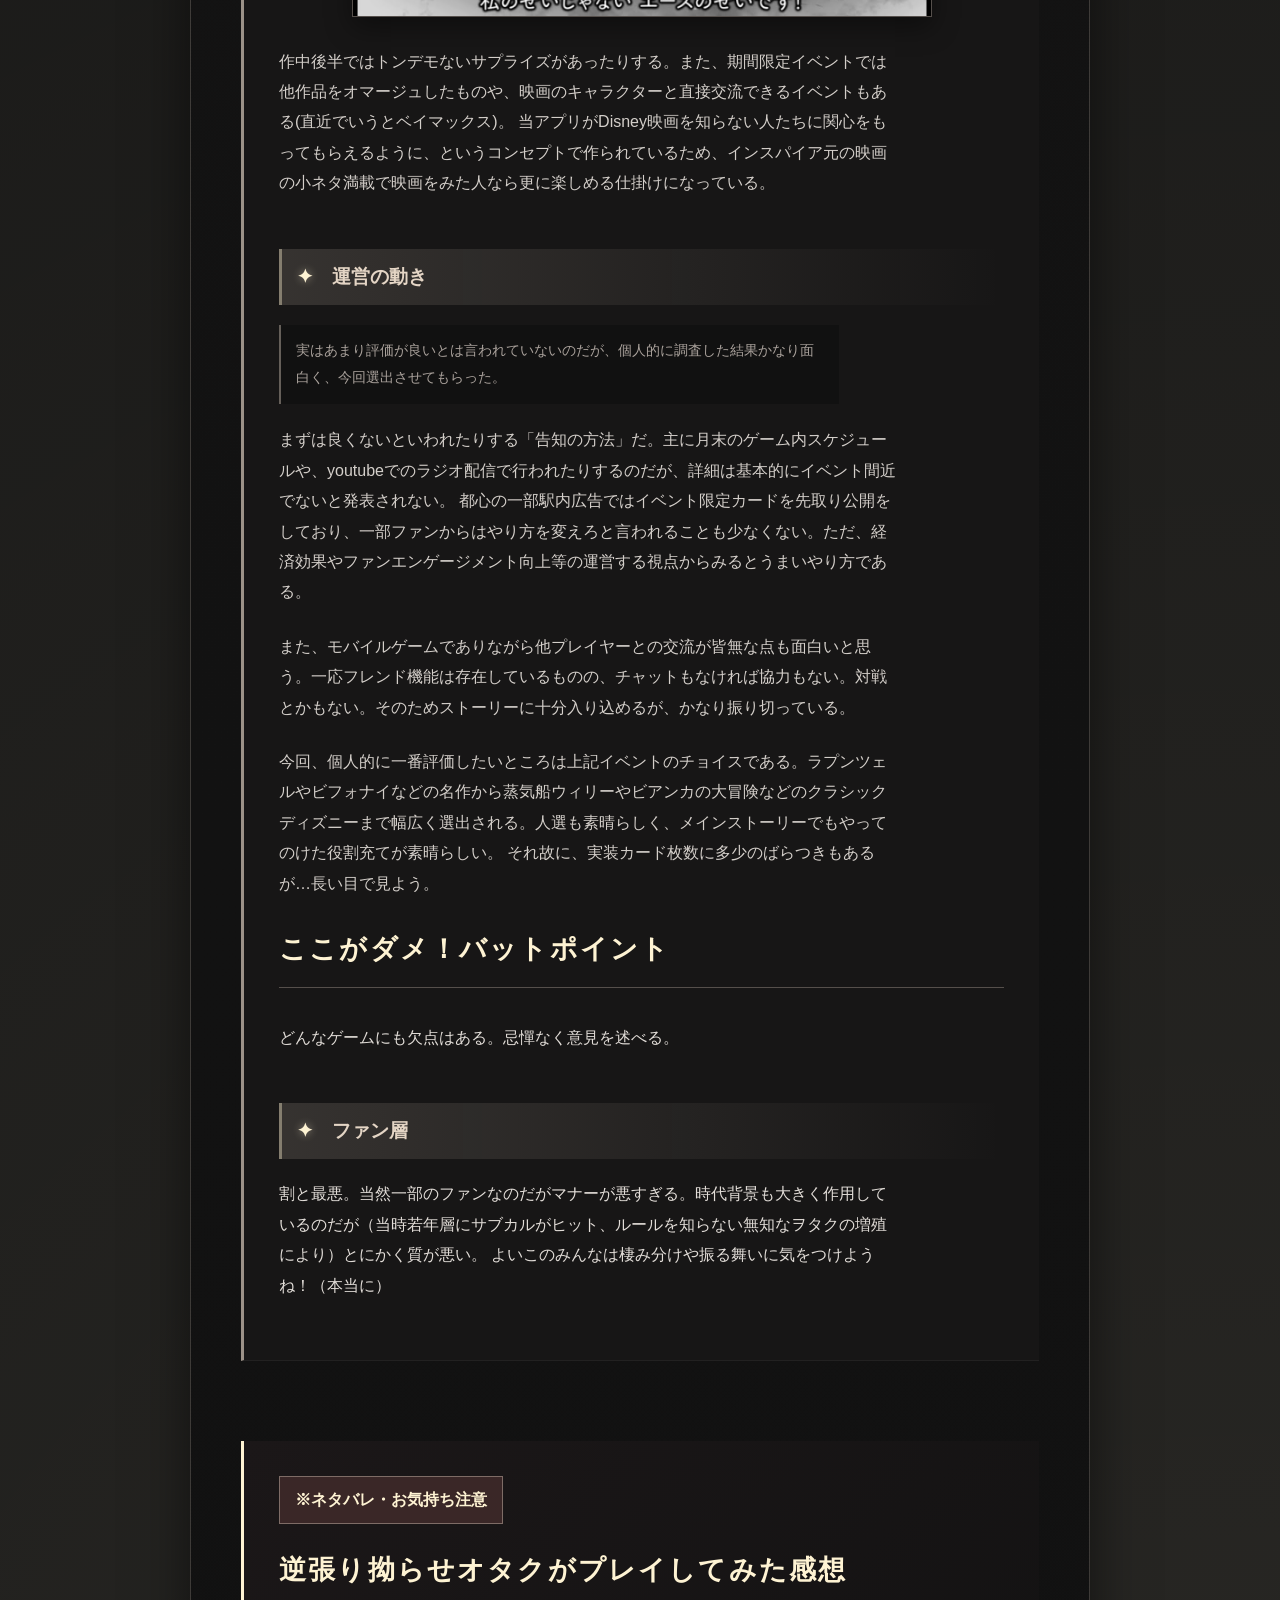
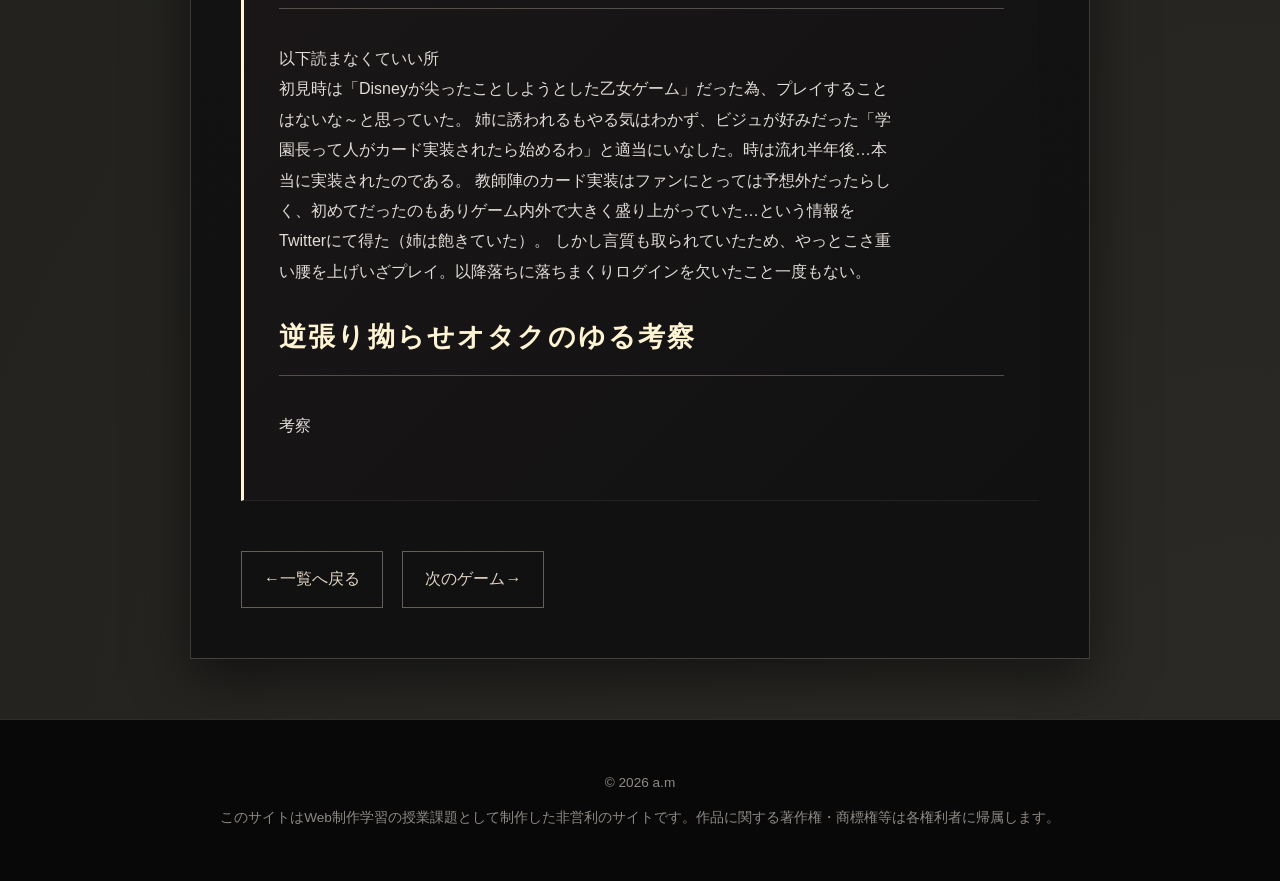
<file: twst.html>
<!DOCTYPE html>
<html lang="ja">
<head>
  <meta charset="UTF-8">
  <title>My Profile</title>
  <link rel="stylesheet" href="css\twst.css">
</head>
<body>

  <header>
    <a href="index.html">
        ←一覧に戻る
    </a>

    <h1>TWISTED-WONDERLAND</h1>

    <p>「Disneyが送るヴィランズ学園アドベンチャー」</p>

  <nav>
  <ul>
    <li><a href="#overview">概要</a></li>
    <li><a href="#setting">世界観</a></li>
    <li><a href="#story">物語</a></li>
    <li><a href="#pointo">推し語り・感想</a></li>
  </ul>
</nav>
  </header>
   

<main>
<img src="img\twst-keyvisual.png" alt="TWISTED-WONDERLAND keyvisual">
<img src="img\twst-title.jpg" alt="TWISTED-WONDERLAND">
<h2>本当のハッピーエンドを見せてやる</h2>

<section id="overview">
  <h3>概要</h3>
<p>アニプレックス企画・配信及びウォルト・ディズニー・ジャパン協力のスマートフォン向けアプリ。
原案・メインシナリオ・キャラクターデザインは漫画家の枢やな。開発・運営はf4sumurai。2020年3月18日よりサービス開始された。
</p>

<p>ディズニーヴィランズが題材となっており、彼らと捻じれ歪んだ不思議な世界で学園生活を送るアドベンチャーゲーム。本編の合間にコマンドRPGとリズムゲームがあり育成と戦闘はオート可能。
背景グラフィック内に隠れミッキーがいるのが特徴。
登場人物は勿論、本編やイベントに舞台、劇中劇や何気ない会話にまでインスパイア元ないしその他ディズニー作品の要素が織り込まれており、コアなファンには堪らないサービスが満載。
ライトなファンにも楽しめる構成になっており、その落とし込み方は評価が高い。（ピクシブ百科事典より）
ただストーリーを踏襲するだけでない、という点においてはDisneyゲームの前身ともいえる<a href="https://www.jp.square-enix.com/kingdom/">KINGDOM HEARTS</a>に類似するものがある。</p>

<p>ディズニーヴィランズをイケメン化(厳密にいうと違う)するというDisney古参オタクが聞くと卒倒する内容かつ、女性向けアプリとして売り出されているためユーザー男女比も1:9程ではある。
いわゆる、乙女ゲームかと思いきや蓋を開けると自身のエゴを通したい問題児たちが魔法<s>と拳</s>でぶつかり合う熱い群像劇になっている。
余談ではあるが<a href="https://colyinc.com/sparklink-stars/#">ガチの乙女ゲー（っぽいやつ、アイドル育成ゲームに雰囲気は近い）</a>も近年でたらしい。</p>

</section>

<section id="setting">
   <h3>世界観</h3>
<p>独自の世界観を持っており専門用語も多い。また本来の意味とは違った使われ方をするものもある為注意が必要だ。</p>
<h4>ツイステッドワンダーランド</h4>
<p>見知った世界の先にある捻じれ歪んだ世界。ツイステッドワンダーランドというのはこの世界そのものを指す。
  魔法が使える人間とそうでない人間が混在し、多種多様な種族が住んでいる。
  魔法が発展しているものの、インフラや文明などは（一部を除き）あまり大差はない。
</p>
<h4>魔法士</h4>
<p>魔法が使える者のこと。様々な専門資格があり法整備が整っている。
  魔法士を育てる魔法士養成学校が各地にある。
  十人に一人程度しかおらず、そのなかでもマッチを使わず火をつけたり、コップを引き寄せる程度の魔法をつかえるものがほとんど。</p>

<h4>ナイトレイブンカレッジ</h4>
<p>名門魔法士養成学校で全寮制。俗称はNRC。
  賢者の島という田舎にあり、同島に存在する魔法士養成学校のロイヤルソードアカデミー（RSA）をライバル視している。</p>
<h4>グレートセブン</h4>
<p>ツイステッドワンダーランドで有名な7人の偉人。NRCは彼らを尊敬し、それらに倣った7つの寮が存在する。
   彼らの本名は長い年月が流れるにつれ忘れられていった為、「百獣の王」や「海の魔女」という風に二つ名で伝わっている。<br>
   因みに、グレートセブン以外にも有名な偉人は多数存在し、RSAではレディアントセブンという7人を尊敬している。
 
</p>


</section>


<section id="story">
   <h3>物語</h3>
<p>本作は主人公（ユーザー）が異世界の魔法士養成学校<b>『ナイトレイブンカレッジ』</b>へ誤って呼び出されたことにより物語が展開される。
元の世界に戻るため、雑用係として身を置くことになった。しかし、とある事件を<s>起こした</s>解決したことにより監督生として魔獣の<strong>グリム</strong>と共にNRCへと入学することになる…というのがあらすじである。</p>

<section id="EPISODE1">
<h4>EPISODE 1 深紅の暴君</h4>
<p class="note">不思議の国のアリスよりインスパイアされた『ハーツラビュル寮』が中心となり、物語が展開される。全28話</p>
<p>『ハートの女王の法律』を遵守する彼ら。しかし、主人公のクラスメイト、<strong>エース</strong>が法律違反をしてしまう。
  主人公とグリムは、激怒した寮長<strong>リドル</strong>への謝罪を手伝ってほしいと頼まれ『何でもない日』のパーティーへと参加する。</p>
</section>

<section id="EPISODE2">
<h4>EPISODE 2 荒野の反逆者</h4>
<p class="note">ライオンキングよりインスパイアされた『サバナクロー寮』が中心となり、物語が展開される。全31話</p>
<p>魔法の総合格闘技ともいわれるマジカルシフト、通称「マジフト」の寮対抗戦開催にむけて盛り上がるNRC。
  そんな中、主人公たちは学園長からとある事件の調査を依頼される。</p>
</section>

<section id="EPISODE3">
<h4>EPISODE 3 深海の商人</h4>
<p class="note">リトルマーメイドよりインスパイアされた『オクタヴィネル寮』が中心となり、物語が展開される。2020年3月 配信開始 全39話</p>
<p>期末テストシーズン。テスト対策ノートと引き換えに<strong>アズール</strong>と『契約』する生徒が続出する。
学園長からの依頼をうけ主人公たちは抗議へと向かうため、アズールに新たな契約を持ち掛ける。</p>
</section>

<section id="EPISODE4">
<h4>EPISODE 4 熱砂の策謀家</h4>
<p class="note">アラジンよりインスパイアされた『スカラビア寮』が中心となり、物語が展開される。2020年5月 配信開始 全41話</p>
<p>多くの生徒が帰省するウィンターホリデー。学園に残った主人公とグリムは、またも学園長から雑用を命令される。
  そんな中、大食堂で料理をする<strong>ジャミル</strong>との出会いをきっかけにスカラビア寮へ向かうことに。</p>
</section>

<section id="EPISODE5">
<h4>EPISODE 5 美貌の圧制者</h4>
<p class="note">白雪姫よりインスパイアされた『ポムフィオーレ寮』が中心となり、物語が展開される。2020年9月 配信開始 全75話</p>
<p>ウィンターホリデーも明け、全国魔法士養成学校総合文化祭の開催が近づく。
  プログラムの一つである『ボーカル&ダンスチャンピオンシップ』──通称『VDC』が<strong>ヴィル</strong>の出場で大きく注目される中、
グリムたちも出場メンバーオーディションへの参加を意気込むのだが…。</p>
</section>

<section id="EPISODE6">
<h4>EPISODE 6 冥府の番人</h4>
<p class="note">ヘラクレスよりインスパイアされた『イグニハイド寮』が中心となり、物語が展開される。2021年8月 配信開始 全89話</p>
<p>総合文化祭が終わったのもつかの間、突如謎の組織『S.T.Y.X.』の襲撃を受ける学園。
  なすすべもなくグリムたちが連れ去られてしまい、主人公は<strong>ルーク</strong>、<strong>エペル</strong>と共に彼らのいる嘆きの島を目指す。</p>
</section>

<section id="EPISODE7">
<h4>EPISODE 7 深淵の支配人</h4>
<p class="note">眠れる森の美女よりインスパイアされた『ディアソムニア寮』が中心となり、物語が展開される。2022年12月 配信開始 全349話</p>
<p>嘆きの島での騒動が一段落し、平穏な日常を取り戻したNRC。そんな折、3年生たちは次年度の学外研修に向けオリエンテーションを受けていた。
  各々が自身の進路と向き合う中、<strong>リリア</strong>はどこか違うようで…。</p>
</section>
<section id="EPISODE7.5">
  <h4>EPISODE 7.5 休息の冒険者</h4>
  <p class="note">2025年8月 配信開始 全23話</p>
<details>
    <summary>
         微ネタバレ注意
    </summary>

<p>未曾有の魔法災害が終息して数日。NRCでは学年末テストと学園対抗戦の準備が始まっていた。にわかに浮足立つ学園内で、生徒たちは忙しくも平穏な日々を過ごす。</p>


</details>

</section>

<section id="EPISODE8">
<h4>EPISODE 8 禁忌の執行人</h4>
<p class="note">ついに『ロイヤルソードアカデミー』との学園対抗が描かれる。2026年1月 配信開始 現在62話</p>
<p>第100回『魔法士養成学校対抗競技会』を前に特別授業に熱の入る生徒、教師、学園関係者たち。
  そんな中、主人公たちは"ミッキー交信調査"を本格始動する。</p>
</section>

</section>

<section id="pointo">
<h3>ここがイイ！グッドポイント</h3>
<p>挙げればキリのないためここではグッとこらえて3選に絞る。</p>
  <ul>
    <li>メインストーリー</li>
    <li>企画・開発元のバックアップ</li>
    <li>運営の動き</li>
  </ul>
<h4>メインストーリー</h4>
 <p>漫画家である枢やなは作るシナリオが秀逸。特に学園ものというジャンルのなかでインスパイア元の作品をどう扱うのか、という部分は特筆しておりディズニーの長い歴史を汲んだ上で新たな切り口でストーリーが展開されている。
    彼女の作品にはリスペクトが色濃く反映されており、完成度の高さを支えている。</p>
<p>衣装デザイン一つとっても原作の時代背景や文化を踏まえた上でモチーフを落とし込むという技術は「無駄のないデザイン」としてファンの間では有名で、本作でも世界観を創造する一助になっている。
   </p> <p>また、人物造形の奥行も目を見張るものがあり、applestoreインタビューでは「正しい行いや愛によるハッピーエンドがディズニー作品の原点にはありますが、ヴィランズは物語の中で救われていない人たちだと私は思っています。だからこそ、やっつけられてバッドエンドを迎えたとしても、それを糧にして、へこたれずに生きていこうよ、というメッセージをゲームの中から発信しているつもりです。かっこ悪いこと、懲りないこと、反省しないこと、開き直ることって、言うほど悪いことでもない。他人を気にしない、自分に正直に生きる、それをポジティブに描いていきたいと思っています。」（一部抜粋）と語った。<p>
<h4>企画・開発元のバックアップ</h4>
 <p>長い歴史を有すDisneyは鉄の掟ともいわれている程著作物の取り扱いに<a href="https://dic.pixiv.net/a/%E3%81%97%E3%81%82%E3%82%8F%E3%81%9B%E3%82%A6%E3%82%B5%E3%82%AE%E3%81%AE%E3%82%AA%E3%82%BA%E3%83%AF%E3%83%AB%E3%83%89" id="hide">厳しい</a>。
  そのため、本作の開発にも大きく関与しておりDisney世界観、ひいてはツイステの世界観を損なわないようになっている。…しかし、直接監修が入っているため逆にいえばDisneyの程著作物が使い放題だったりする。アニメーション映画のあんなシーンやこんなシーンなどが満載。</p>
<img src="img\twst-sc.jpg" alt="アリスの夢" class="backup-image">
  <p>作中後半ではトンデモないサプライズがあったりする。また、期間限定イベントでは他作品をオマージュしたものや、映画のキャラクターと直接交流できるイベントもある(直近でいうとベイマックス)。
当アプリがDisney映画を知らない人たちに関心をもってもらえるように、というコンセプトで作られているため、インスパイア元の映画の小ネタ満載で映画をみた人なら更に楽しめる仕掛けになっている。</p>
<h4>運営の動き</h4>
 <p class="note">実はあまり評価が良いとは言われていないのだが、個人的に調査した結果かなり面白く、今回選出させてもらった。</p>
 <p> まずは良くないといわれたりする「告知の方法」だ。主に月末のゲーム内スケジュールや、youtubeでのラジオ配信で行われたりするのだが、詳細は基本的にイベント間近でないと発表されない。
  都心の一部駅内広告ではイベント限定カードを先取り公開をしており、一部ファンからはやり方を変えろと言われることも少なくない。ただ、経済効果やファンエンゲージメント向上等の運営する視点からみるとうまいやり方である。</p>
  
  <p>また、モバイルゲームでありながら他プレイヤーとの交流が皆無な点も面白いと思う。一応フレンド機能は存在しているものの、チャットもなければ協力もない。対戦とかもない。そのためストーリーに十分入り込めるが、かなり振り切っている。</p>
  <p>今回、個人的に一番評価したいところは上記イベントのチョイスである。ラプンツェルやビフォナイなどの名作から蒸気船ウィリーやビアンカの大冒険などのクラシックディズニーまで幅広く選出される。人選も素晴らしく、メインストーリーでもやってのけた役割充てが素晴らしい。
  それ故に、実装カード枚数に多少のばらつきもあるが…長い目で見よう。</p>
      <h3>ここがダメ！バットポイント</h3>
<p>どんなゲームにも欠点はある。忌憚なく意見を述べる。</p>
<h4>ファン層</h4>
<p>割と最悪。当然一部のファンなのだがマナーが悪すぎる。時代背景も大きく作用しているのだが（当時若年層にサブカルがヒット、ルールを知らない無知なヲタクの増殖により）とにかく質が悪い。
  よいこのみんなは棲み分けや振る舞いに気をつけようね！（本当に）</p>
</section>

<section id="opinion">
<em><strong>※ネタバレ・お気持ち注意</strong></em>
<h3>逆張り拗らせオタクがプレイしてみた感想</h3>
<p>以下読まなくていい所<br>
  初見時は「Disneyが尖ったことしようとした乙女ゲーム」だった為、プレイすることはないな～と思っていた。
  姉に誘われるもやる気はわかず、ビジュが好みだった「学園長って人がカード実装されたら始めるわ」と適当にいなした。時は流れ半年後…本当に実装されたのである。
  教師陣のカード実装はファンにとっては予想外だったらしく、初めてだったのもありゲーム内外で大きく盛り上がっていた…という情報をTwitterにて得た（姉は飽きていた）。
  しかし言質も取られていたため、やっとこさ重い腰を上げいざプレイ。以降落ちに落ちまくりログインを欠いたこと一度もない。
</p>
<h3>逆張り拗らせオタクのゆる考察</h3>
<p>考察</p>
</section>


 <a href="index.html">
    ←一覧へ戻る
 </a>

 <a href="persona.html">
    次のゲーム→
 </a>


</main>

  <footer>
    <p>© 2026 a.m</p>
    <p>このサイトはWeb制作学習の授業課題として制作した非営利のサイトです。作品に関する著作権・商標権等は各権利者に帰属します。</p>
  </footer>
<script src="js\script.js"></script>
</body>
</html>
</file>
